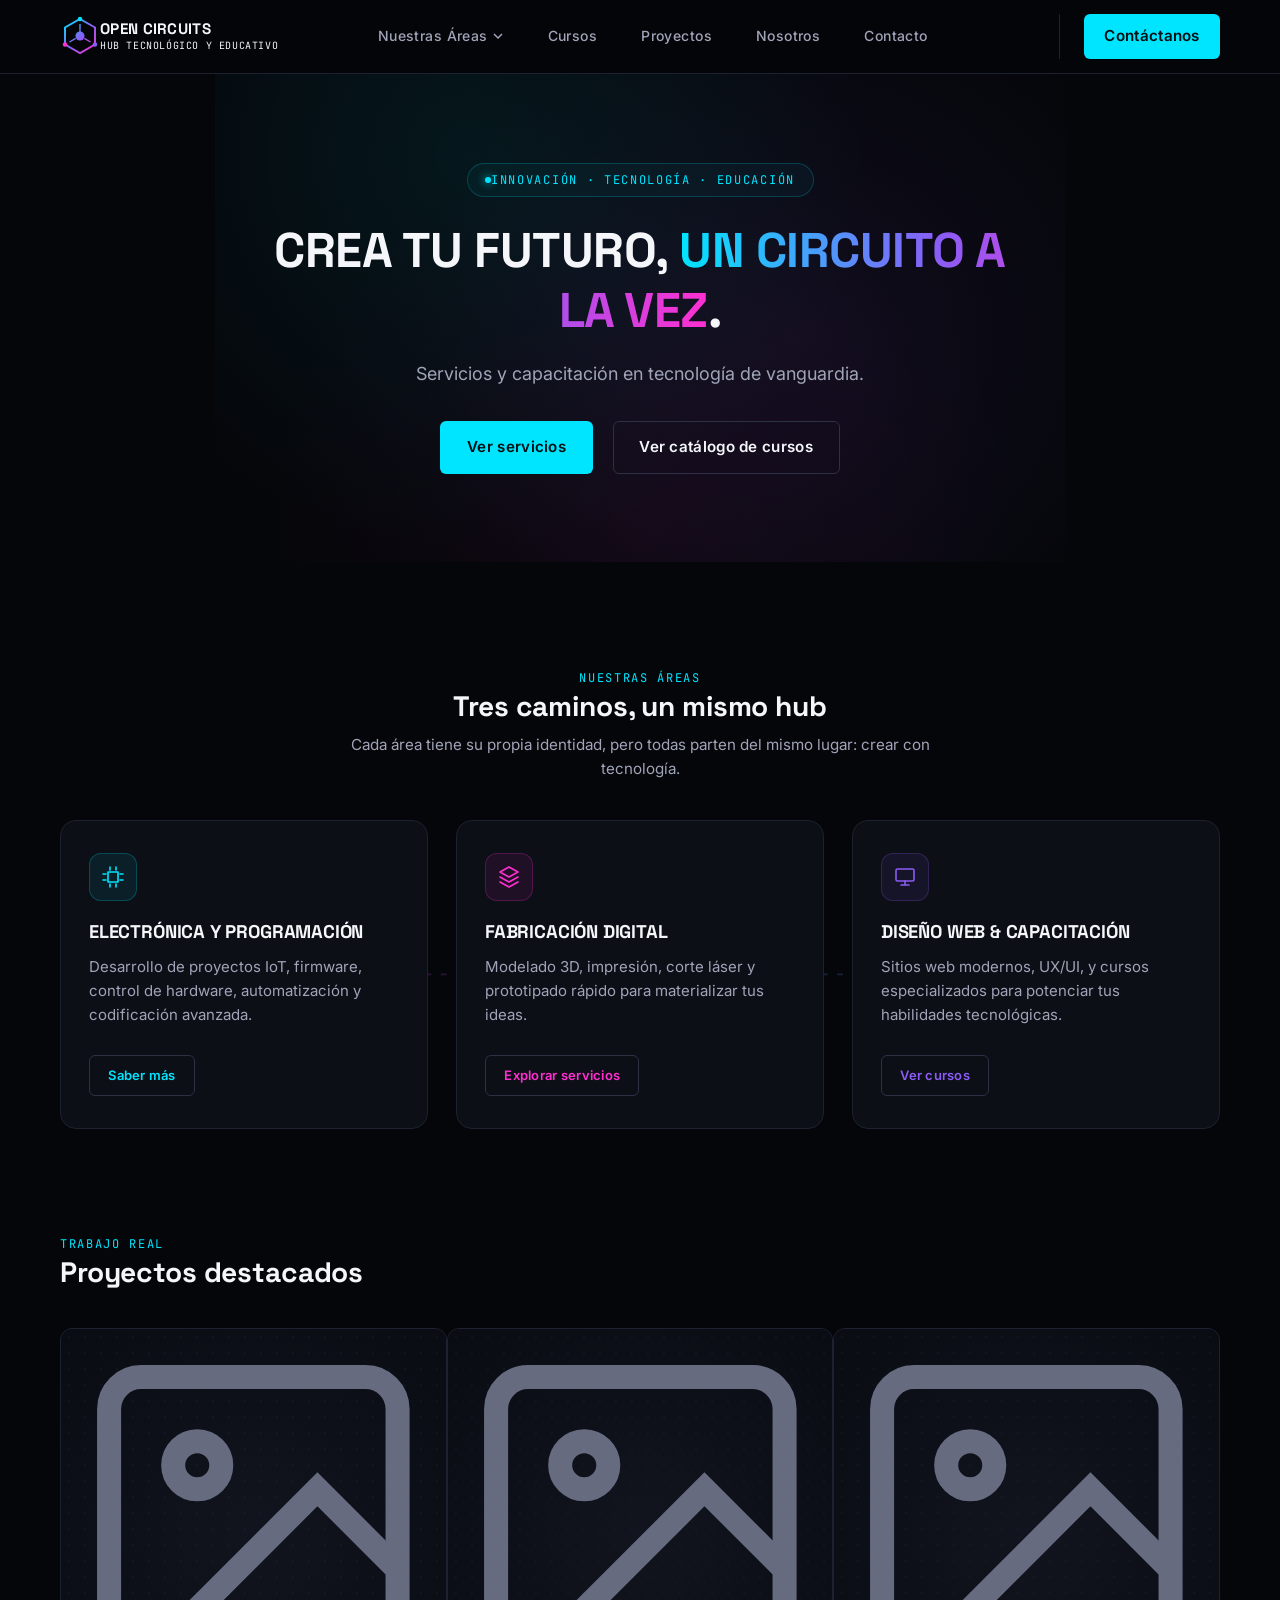
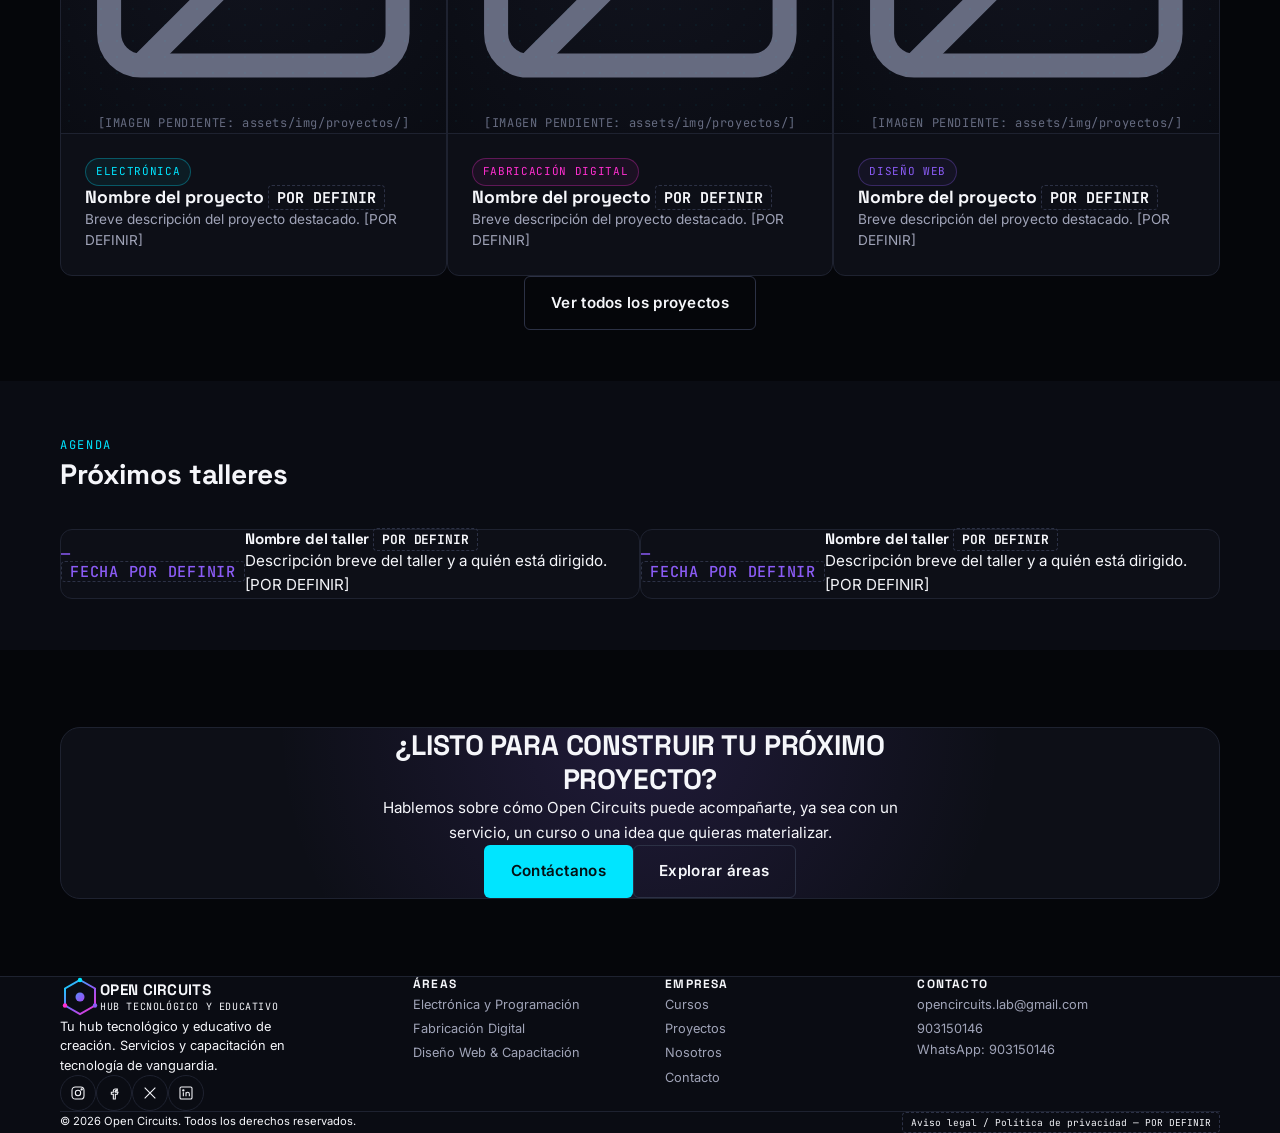
<file: index.html>
<!DOCTYPE html>
<html lang="es">
<head>
<meta charset="UTF-8">
<meta name="viewport" content="width=device-width, initial-scale=1.0">
<title>Open Circuits — Tu hub tecnológico y educativo de creación</title>
<meta name="description" content="Open Circuits es un hub tecnológico y educativo especializado en electrónica y programación, fabricación digital, y diseño web y capacitación. Crea tu futuro, un circuito a la vez.">
<meta name="theme-color" content="#05060A">
<script>document.documentElement.classList.add('js');</script>

<!-- Open Graph -->
<meta property="og:type" content="website">
<meta property="og:title" content="Open Circuits — Tu hub tecnológico y educativo de creación">
<meta property="og:description" content="Servicios y capacitación en tecnología de vanguardia: electrónica, fabricación digital y diseño web.">
<meta property="og:image" content="[POR DEFINIR: URL de imagen social 1200x630]">
<meta property="og:locale" content="es_ES">

<link rel="icon" href="assets/img/logo/favicon.svg" type="image/svg+xml">
<link rel="canonical" href="[POR DEFINIR: URL canónica del sitio]">

<link rel="preconnect" href="https://fonts.googleapis.com">
<link rel="preconnect" href="https://fonts.gstatic.com" crossorigin>
<link href="https://fonts.googleapis.com/css2?family=Inter:wght@400;500;600;700&family=JetBrains+Mono:wght@400;500;600&family=Space+Grotesk:wght@500;600;700&display=swap" rel="stylesheet">

<link rel="stylesheet" href="assets/css/base.css">
<link rel="stylesheet" href="assets/css/layout.css">
<link rel="stylesheet" href="assets/css/components.css">
<link rel="stylesheet" href="assets/css/utilities.css">

<script type="application/ld+json">
{
  "@context": "https://schema.org",
  "@type": "EducationalOrganization",
  "name": "Open Circuits",
  "description": "Tu hub tecnológico y educativo de creación.",
  "url": "[POR DEFINIR]"
}
</script>
</head>
<body>

<a href="#main" class="skip-link">Saltar al contenido principal</a>

<!-- ============ HEADER ============ -->
<header class="site-header">
  <div class="container">
    <a href="index.html" class="brand" aria-label="Open Circuits — inicio">
      <svg class="brand-mark" viewBox="0 0 40 40" fill="none" xmlns="http://www.w3.org/2000/svg" aria-hidden="true">
        <defs>
          <linearGradient id="logo-grad" x1="4" y1="4" x2="36" y2="36" gradientUnits="userSpaceOnUse">
            <stop offset="0%" stop-color="#00E5FF"/>
            <stop offset="55%" stop-color="#8B5CF6"/>
            <stop offset="100%" stop-color="#FF2FD0"/>
          </linearGradient>
        </defs>
        <path d="M20 3 L35 11.5 V28.5 L20 37 L5 28.5 V11.5 Z" stroke="url(#logo-grad)" stroke-width="2" fill="none"/>
        <circle cx="20" cy="20" r="4.5" fill="url(#logo-grad)"/>
        <circle cx="20" cy="3" r="2.2" fill="#00E5FF"/>
        <circle cx="35" cy="28.5" r="2.2" fill="#8B5CF6"/>
        <circle cx="5" cy="28.5" r="2.2" fill="#FF2FD0"/>
        <path d="M20 8V16M24.3 22.3L30.5 26M15.7 22.3L9.5 26" stroke="url(#logo-grad)" stroke-width="1.4"/>
      </svg>
      <span class="brand-text">
        <span class="brand-name">OPEN CIRCUITS</span>
        <span class="brand-tagline">Hub tecnológico y educativo</span>
      </span>
    </a>

    <nav class="nav-primary" aria-label="Navegación principal">
      <button class="nav-toggle" aria-expanded="false" aria-controls="nav-links" aria-label="Abrir menú de navegación">
        <span></span>
      </button>

      <ul class="nav-links" id="nav-links">
        <li class="nav-item--dropdown">
          <a href="areas/index.html" class="dropdown-toggle" aria-haspopup="true" aria-expanded="false">
            Nuestras Áreas
            <svg viewBox="0 0 12 12" fill="none" aria-hidden="true"><path d="M2 4l4 4 4-4" stroke="currentColor" stroke-width="1.5"/></svg>
          </a>
          <ul class="dropdown-menu" role="menu">
            <li role="none"><a role="menuitem" href="areas/electronica-programacion.html"><span class="dropdown-dot dropdown-dot--cyan"></span>Electrónica y Programación</a></li>
            <li role="none"><a role="menuitem" href="areas/fabricacion-digital.html"><span class="dropdown-dot dropdown-dot--magenta"></span>Fabricación Digital</a></li>
            <li role="none"><a role="menuitem" href="areas/diseno-web-capacitacion.html"><span class="dropdown-dot dropdown-dot--violet"></span>Diseño Web &amp; Capacitación</a></li>
          </ul>
        </li>
        <li><a href="cursos/index.html">Cursos</a></li>
        <li><a href="proyectos/index.html">Proyectos</a></li>
        <li><a href="nosotros/index.html">Nosotros</a></li>
        <li><a href="contacto/index.html">Contacto</a></li>
      </ul>
    </nav>

    <div class="header-actions">
      <a href="contacto/index.html" class="btn btn--primary btn--sm">Contáctanos</a>
    </div>
  </div>
</header>

<main id="main">

  <!-- ============ HERO ============ -->
  <section class="hero">
    <div class="container">
      <div class="hero-inner">
        <span class="hero-eyebrow"><span class="pulse-dot"></span>Innovación · Tecnología · Educación</span>
        <h1>Crea tu futuro, <span class="accent-gradient">un circuito a la vez</span>.</h1>
        <p class="hero-sub">Servicios y capacitación en tecnología de vanguardia.</p>
        <div class="hero-actions">
          <a href="areas/index.html" class="btn btn--primary">Ver servicios</a>
          <a href="cursos/index.html" class="btn btn--outline">Ver catálogo de cursos</a>
        </div>
      </div>
    </div>
  </section>

  <!-- ============ NUESTRAS ÁREAS ============ -->
  <section class="section section--tight" id="areas" aria-labelledby="areas-heading">
    <div class="container">
      <div class="section-head text-center" style="margin-inline:auto;">
        <span class="eyebrow">Nuestras áreas</span>
        <h2 id="areas-heading">Tres caminos, un mismo hub</h2>
        <p style="margin-inline:auto;">Cada área tiene su propia identidad, pero todas parten del mismo lugar: crear con tecnología.</p>
      </div>

      <div class="areas-grid-wrap">
        <svg class="circuit-trace" viewBox="0 0 1200 260" preserveAspectRatio="none" aria-hidden="true">
          <defs>
            <linearGradient id="trace-gradient" x1="0" y1="0" x2="1" y2="0">
              <stop offset="0%" stop-color="#00E5FF"/>
              <stop offset="50%" stop-color="#8B5CF6"/>
              <stop offset="100%" stop-color="#FF2FD0"/>
            </linearGradient>
          </defs>
          <path d="M100 40 H340 V130 H540" />
          <path d="M660 130 H860 V40 H1100" />
          <circle cx="100" cy="40" r="4" fill="#00E5FF"/>
          <circle cx="600" cy="130" r="4" fill="#8B5CF6"/>
          <circle cx="1100" cy="40" r="4" fill="#FF2FD0"/>
        </svg>

        <div class="areas-grid">
          <article class="area-card area-card--cyan reveal">
            <div class="area-card-icon">
              <svg viewBox="0 0 24 24" fill="none" aria-hidden="true"><path d="M9 2v3M15 2v3M9 19v3M15 19v3M2 9h3M2 15h3M19 9h3M19 15h3M7 7h10v10H7z" stroke="currentColor" stroke-width="1.6" stroke-linecap="round" stroke-linejoin="round"/></svg>
            </div>
            <h3>Electrónica y Programación</h3>
            <p>Desarrollo de proyectos IoT, firmware, control de hardware, automatización y codificación avanzada.</p>
            <a href="areas/electronica-programacion.html" class="btn btn--outline btn--sm">Saber más</a>
          </article>

          <article class="area-card area-card--magenta reveal">
            <div class="area-card-icon">
              <svg viewBox="0 0 24 24" fill="none" aria-hidden="true"><path d="M12 2 3 7l9 5 9-5-9-5zM3 12l9 5 9-5M3 17l9 5 9-5" stroke="currentColor" stroke-width="1.6" stroke-linecap="round" stroke-linejoin="round"/></svg>
            </div>
            <h3>Fabricación Digital</h3>
            <p>Modelado 3D, impresión, corte láser y prototipado rápido para materializar tus ideas.</p>
            <a href="areas/fabricacion-digital.html" class="btn btn--outline btn--sm">Explorar servicios</a>
          </article>

          <article class="area-card area-card--violet reveal">
            <div class="area-card-icon">
              <svg viewBox="0 0 24 24" fill="none" aria-hidden="true"><rect x="3" y="4" width="18" height="12" rx="1.5" stroke="currentColor" stroke-width="1.6"/><path d="M8 20h8M12 16v4" stroke="currentColor" stroke-width="1.6" stroke-linecap="round"/></svg>
            </div>
            <h3>Diseño Web &amp; Capacitación</h3>
            <p>Sitios web modernos, UX/UI, y cursos especializados para potenciar tus habilidades tecnológicas.</p>
            <a href="areas/diseno-web-capacitacion.html" class="btn btn--outline btn--sm">Ver cursos</a>
          </article>
        </div>
      </div>
    </div>
  </section>

  <!-- ============ PROYECTOS DESTACADOS ============ -->
  <section class="section section--tight" aria-labelledby="proyectos-heading">
    <div class="container">
      <div class="section-head">
        <span class="eyebrow">Trabajo real</span>
        <h2 id="proyectos-heading">Proyectos destacados</h2>
      </div>

      <div class="content-grid">
        <article class="media-card reveal">
          <div class="media-card-thumb">
            <svg class="media-card-thumb-icon" viewBox="0 0 24 24" fill="none" stroke="currentColor" stroke-width="1.5"><rect x="3" y="3" width="18" height="18" rx="2"/><circle cx="8.5" cy="8.5" r="1.5"/><path d="M21 15l-5-5L5 21"/></svg>
            <span>[IMAGEN PENDIENTE: assets/img/proyectos/]</span>
          </div>
          <div class="media-card-body">
            <div class="media-card-meta"><span class="badge badge--cyan">Electrónica</span></div>
            <h3>Nombre del proyecto <span class="placeholder">POR DEFINIR</span></h3>
            <p>Breve descripción del proyecto destacado. [POR DEFINIR]</p>
          </div>
        </article>

        <article class="media-card reveal">
          <div class="media-card-thumb">
            <svg class="media-card-thumb-icon" viewBox="0 0 24 24" fill="none" stroke="currentColor" stroke-width="1.5"><rect x="3" y="3" width="18" height="18" rx="2"/><circle cx="8.5" cy="8.5" r="1.5"/><path d="M21 15l-5-5L5 21"/></svg>
            <span>[IMAGEN PENDIENTE: assets/img/proyectos/]</span>
          </div>
          <div class="media-card-body">
            <div class="media-card-meta"><span class="badge badge--magenta">Fabricación digital</span></div>
            <h3>Nombre del proyecto <span class="placeholder">POR DEFINIR</span></h3>
            <p>Breve descripción del proyecto destacado. [POR DEFINIR]</p>
          </div>
        </article>

        <article class="media-card reveal">
          <div class="media-card-thumb">
            <svg class="media-card-thumb-icon" viewBox="0 0 24 24" fill="none" stroke="currentColor" stroke-width="1.5"><rect x="3" y="3" width="18" height="18" rx="2"/><circle cx="8.5" cy="8.5" r="1.5"/><path d="M21 15l-5-5L5 21"/></svg>
            <span>[IMAGEN PENDIENTE: assets/img/proyectos/]</span>
          </div>
          <div class="media-card-body">
            <div class="media-card-meta"><span class="badge badge--violet">Diseño web</span></div>
            <h3>Nombre del proyecto <span class="placeholder">POR DEFINIR</span></h3>
            <p>Breve descripción del proyecto destacado. [POR DEFINIR]</p>
          </div>
        </article>
      </div>

      <div class="text-center" style="margin-top: var(--space-10);">
        <a href="proyectos/index.html" class="btn btn--outline">Ver todos los proyectos</a>
      </div>
    </div>
  </section>

  <!-- ============ PRÓXIMOS TALLERES ============ -->
  <section class="section section--tight" style="background: var(--bg-surface-alt);" aria-labelledby="talleres-heading">
    <div class="container">
      <div class="section-head">
        <span class="eyebrow">Agenda</span>
        <h2 id="talleres-heading">Próximos talleres</h2>
      </div>

      <div class="content-grid--2col content-grid">
        <div class="workshop-card reveal">
          <div class="workshop-date">— <span class="placeholder">Fecha POR DEFINIR</span></div>
          <div class="workshop-info">
            <h3>Nombre del taller <span class="placeholder">POR DEFINIR</span></h3>
            <p>Descripción breve del taller y a quién está dirigido. [POR DEFINIR]</p>
          </div>
        </div>

        <div class="workshop-card reveal">
          <div class="workshop-date">— <span class="placeholder">Fecha POR DEFINIR</span></div>
          <div class="workshop-info">
            <h3>Nombre del taller <span class="placeholder">POR DEFINIR</span></h3>
            <p>Descripción breve del taller y a quién está dirigido. [POR DEFINIR]</p>
          </div>
        </div>
      </div>
    </div>
  </section>

  <!-- ============ CTA FINAL ============ -->
  <section class="section">
    <div class="container">
      <div class="cta-band reveal">
        <div class="cta-band-content">
          <h2>¿Listo para construir tu próximo proyecto?</h2>
          <p>Hablemos sobre cómo Open Circuits puede acompañarte, ya sea con un servicio, un curso o una idea que quieras materializar.</p>
          <div class="cta-actions">
            <a href="contacto/index.html" class="btn btn--primary">Contáctanos</a>
            <a href="areas/index.html" class="btn btn--outline">Explorar áreas</a>
          </div>
        </div>
      </div>
    </div>
  </section>

</main>

<!-- ============ FOOTER ============ -->
<footer class="site-footer">
  <div class="container">
    <div class="footer-grid">
      <div class="footer-brand">
        <a href="index.html" class="brand" aria-label="Open Circuits — inicio">
          <svg class="brand-mark" viewBox="0 0 40 40" fill="none" xmlns="http://www.w3.org/2000/svg" aria-hidden="true">
            <defs>
              <linearGradient id="logo-grad-footer" x1="4" y1="4" x2="36" y2="36" gradientUnits="userSpaceOnUse">
                <stop offset="0%" stop-color="#00E5FF"/>
                <stop offset="55%" stop-color="#8B5CF6"/>
                <stop offset="100%" stop-color="#FF2FD0"/>
              </linearGradient>
            </defs>
            <path d="M20 3 L35 11.5 V28.5 L20 37 L5 28.5 V11.5 Z" stroke="url(#logo-grad-footer)" stroke-width="2" fill="none"/>
            <circle cx="20" cy="20" r="4.5" fill="url(#logo-grad-footer)"/>
            <circle cx="20" cy="3" r="2.2" fill="#00E5FF"/>
            <circle cx="35" cy="28.5" r="2.2" fill="#8B5CF6"/>
            <circle cx="5" cy="28.5" r="2.2" fill="#FF2FD0"/>
          </svg>
          <span class="brand-text">
            <span class="brand-name">OPEN CIRCUITS</span>
            <span class="brand-tagline">Hub tecnológico y educativo</span>
          </span>
        </a>
        <p>Tu hub tecnológico y educativo de creación. Servicios y capacitación en tecnología de vanguardia.</p>
        <div class="footer-social">
          <a href="[POR DEFINIR]" class="social-link" aria-label="Instagram"><svg viewBox="0 0 24 24" fill="none" stroke="currentColor" stroke-width="1.6"><rect x="3" y="3" width="18" height="18" rx="5"/><circle cx="12" cy="12" r="4"/><circle cx="17.5" cy="6.5" r="1"/></svg></a>
          <a href="[POR DEFINIR]" class="social-link" aria-label="Facebook"><svg viewBox="0 0 24 24" fill="none" stroke="currentColor" stroke-width="1.6"><path d="M14 9h3V6h-3c-1.7 0-3 1.3-3 3v2H8v3h3v7h3v-7h3l1-3h-4v-1.5c0-.6.4-1.5 1-1.5z"/></svg></a>
          <a href="[POR DEFINIR]" class="social-link" aria-label="X (Twitter)"><svg viewBox="0 0 24 24" fill="none" stroke="currentColor" stroke-width="1.6"><path d="M4 4l16 16M20 4L4 20"/></svg></a>
          <a href="[POR DEFINIR]" class="social-link" aria-label="LinkedIn"><svg viewBox="0 0 24 24" fill="none" stroke="currentColor" stroke-width="1.6"><rect x="3" y="3" width="18" height="18" rx="2"/><circle cx="8" cy="8" r="1"/><path d="M8 11v6M12 11v6M12 13.5c0-1.5 1-2.5 2.5-2.5S17 12 17 13.5V17"/></svg></a>
        </div>
      </div>

      <div class="footer-col">
        <h4>Áreas</h4>
        <ul>
          <li><a href="areas/electronica-programacion.html">Electrónica y Programación</a></li>
          <li><a href="areas/fabricacion-digital.html">Fabricación Digital</a></li>
          <li><a href="areas/diseno-web-capacitacion.html">Diseño Web &amp; Capacitación</a></li>
        </ul>
      </div>

      <div class="footer-col">
        <h4>Empresa</h4>
        <ul>
          <li><a href="cursos/index.html">Cursos</a></li>
          <li><a href="proyectos/index.html">Proyectos</a></li>
          <li><a href="nosotros/index.html">Nosotros</a></li>
          <li><a href="contacto/index.html">Contacto</a></li>
        </ul>
      </div>

      <div class="footer-col">
        <h4>Contacto</h4>
        <ul>
          <li><a href="mailto:opencircuits.lab@gmail.com">opencircuits.lab@gmail.com</a></li>
          <li><a href="tel:903150146">903150146</a></li>
          <li><p>WhatsApp: 903150146</p></li>
        </ul>
      </div>
    </div>

    <div class="footer-bottom">
      <p>&copy; 2026 Open Circuits. Todos los derechos reservados.</p>
      <p class="placeholder">Aviso legal / Política de privacidad — POR DEFINIR</p>
    </div>
  </div>
</footer>

<script src="assets/js/nav.js"></script>
<script src="assets/js/main.js"></script>
</body>
</html>
</file>
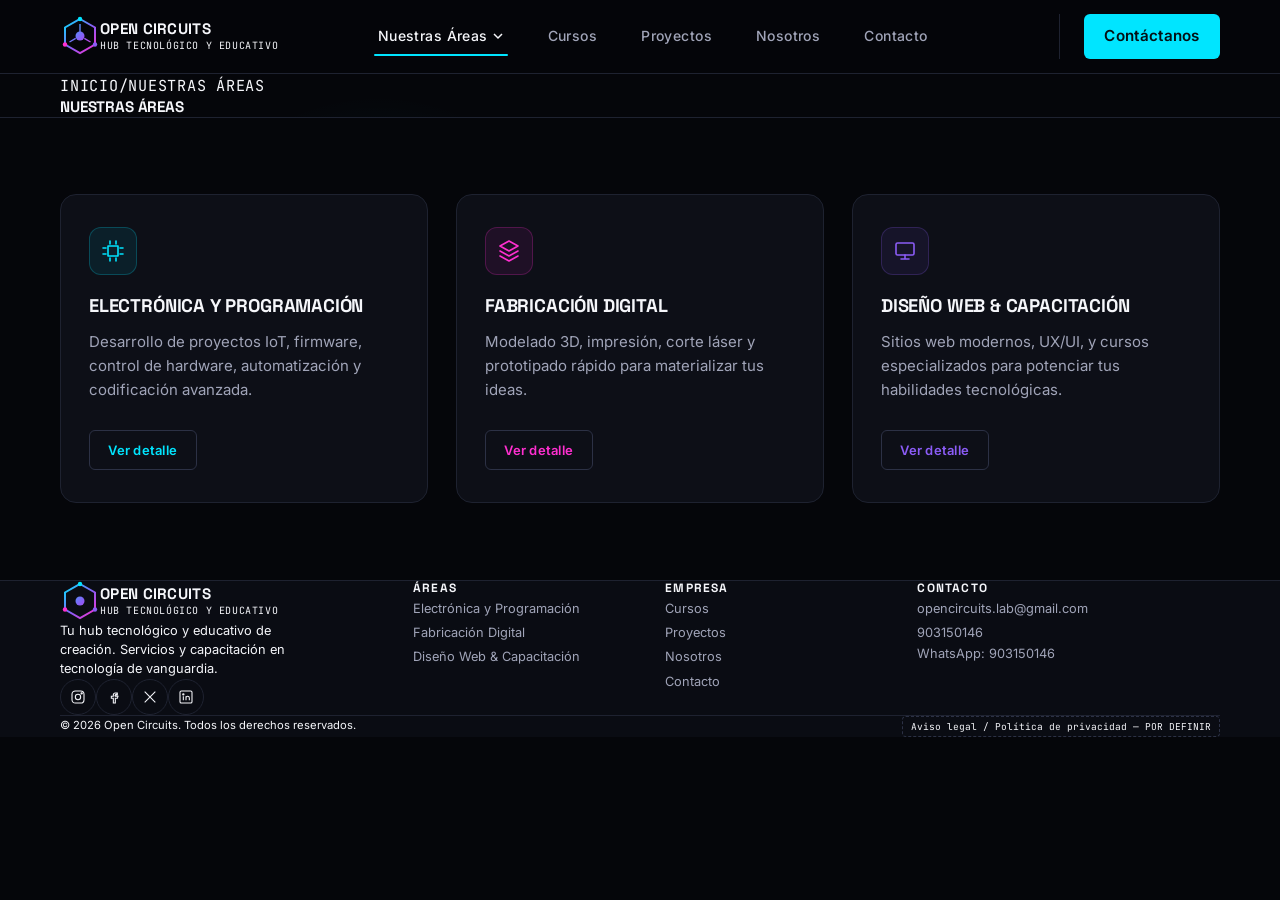
<file: areas/index.html>
<!DOCTYPE html>
<html lang="es">
<head>
<meta charset="UTF-8">
<meta name="viewport" content="width=device-width, initial-scale=1.0">
<title>Nuestras Áreas — Open Circuits</title>
<meta name="description" content="Conoce las tres áreas de Open Circuits: Electrónica y Programación, Fabricación Digital, y Diseño Web & Capacitación.">
<meta name="theme-color" content="#05060A">
<script>document.documentElement.classList.add('js');</script>
<meta property="og:type" content="website">
<meta property="og:title" content="Nuestras Áreas — Open Circuits">
<meta property="og:description" content="Conoce las tres áreas de Open Circuits: Electrónica y Programación, Fabricación Digital, y Diseño Web & Capacitación.">
<link rel="icon" href="../assets/img/logo/favicon.svg" type="image/svg+xml">
<link rel="canonical" href="[POR DEFINIR: URL canónica]">

<link rel="preconnect" href="https://fonts.googleapis.com">
<link rel="preconnect" href="https://fonts.gstatic.com" crossorigin>
<link href="https://fonts.googleapis.com/css2?family=Inter:wght@400;500;600;700&family=JetBrains+Mono:wght@400;500;600&family=Space+Grotesk:wght@500;600;700&display=swap" rel="stylesheet">

<link rel="stylesheet" href="../assets/css/base.css">
<link rel="stylesheet" href="../assets/css/layout.css">
<link rel="stylesheet" href="../assets/css/components.css">
<link rel="stylesheet" href="../assets/css/utilities.css">
</head>
<body>

<a href="../index.html" class="skip-link">Saltar al contenido principal</a>

<header class="site-header">
  <div class="container">
    <a href="../index.html" class="brand" aria-label="Open Circuits — inicio">
      <svg class="brand-mark" viewBox="0 0 40 40" fill="none" xmlns="http://www.w3.org/2000/svg" aria-hidden="true">
        <defs>
          <linearGradient id="logo-grad-areasidx" x1="4" y1="4" x2="36" y2="36" gradientUnits="userSpaceOnUse">
            <stop offset="0%" stop-color="#00E5FF"/>
            <stop offset="55%" stop-color="#8B5CF6"/>
            <stop offset="100%" stop-color="#FF2FD0"/>
          </linearGradient>
        </defs>
        <path d="M20 3 L35 11.5 V28.5 L20 37 L5 28.5 V11.5 Z" stroke="url(#logo-grad-areasidx)" stroke-width="2" fill="none"/>
        <circle cx="20" cy="20" r="4.5" fill="url(#logo-grad-areasidx)"/>
        <circle cx="20" cy="3" r="2.2" fill="#00E5FF"/>
        <circle cx="35" cy="28.5" r="2.2" fill="#8B5CF6"/>
        <circle cx="5" cy="28.5" r="2.2" fill="#FF2FD0"/>
        <path d="M20 8V16M24.3 22.3L30.5 26M15.7 22.3L9.5 26" stroke="url(#logo-grad-areasidx)" stroke-width="1.4"/>
      </svg>
      <span class="brand-text">
        <span class="brand-name">OPEN CIRCUITS</span>
        <span class="brand-tagline">Hub tecnológico y educativo</span>
      </span>
    </a>

    <nav class="nav-primary" aria-label="Navegación principal">
      <button class="nav-toggle" aria-expanded="false" aria-controls="nav-links" aria-label="Abrir menú de navegación">
        <span></span>
      </button>
      <ul class="nav-links" id="nav-links">
        <li class="nav-item--dropdown">
          <a href="../areas/index.html" class="dropdown-toggle" aria-haspopup="true" aria-expanded="false" aria-current="page">
            Nuestras Áreas
            <svg viewBox="0 0 12 12" fill="none" aria-hidden="true"><path d="M2 4l4 4 4-4" stroke="currentColor" stroke-width="1.5"/></svg>
          </a>
          <ul class="dropdown-menu" role="menu">
            <li role="none"><a role="menuitem" href="../areas/electronica-programacion.html"><span class="dropdown-dot dropdown-dot--cyan"></span>Electrónica y Programación</a></li>
            <li role="none"><a role="menuitem" href="../areas/fabricacion-digital.html"><span class="dropdown-dot dropdown-dot--magenta"></span>Fabricación Digital</a></li>
            <li role="none"><a role="menuitem" href="../areas/diseno-web-capacitacion.html"><span class="dropdown-dot dropdown-dot--violet"></span>Diseño Web &amp; Capacitación</a></li>
          </ul>
        </li>
        <li><a href="../cursos/index.html">Cursos</a></li>
        <li><a href="../proyectos/index.html">Proyectos</a></li>
        <li><a href="../nosotros/index.html">Nosotros</a></li>
        <li><a href="../contacto/index.html">Contacto</a></li>
      </ul>
    </nav>

    <div class="header-actions">
      <a href="../contacto/index.html" class="btn btn--primary btn--sm">Contáctanos</a>
    </div>
  </div>
</header>


<main id="main">

  <section class="page-hero" style="--glow-color:rgba(0,229,255,0.1);">
    <div class="container">
      <nav class="breadcrumb" aria-label="Ruta de navegación">
        <a href="../index.html">Inicio</a>
        <span aria-hidden="true">/</span>
        <span>Nuestras Áreas</span>
      </nav>
      <h1>Nuestras Áreas</h1>
    </div>
  </section>


  <section class="section">
    <div class="container">
      <div class="areas-grid">
        <article class="area-card area-card--cyan reveal">
          <div class="area-card-icon">
            <svg viewBox="0 0 24 24" fill="none" aria-hidden="true"><path d="M9 2v3M15 2v3M9 19v3M15 19v3M2 9h3M2 15h3M19 9h3M19 15h3M7 7h10v10H7z" stroke="currentColor" stroke-width="1.6" stroke-linecap="round" stroke-linejoin="round"/></svg>
          </div>
          <h3>Electrónica y Programación</h3>
          <p>Desarrollo de proyectos IoT, firmware, control de hardware, automatización y codificación avanzada.</p>
          <a href="electronica-programacion.html" class="btn btn--outline btn--sm">Ver detalle</a>
        </article>

        <article class="area-card area-card--magenta reveal">
          <div class="area-card-icon">
            <svg viewBox="0 0 24 24" fill="none" aria-hidden="true"><path d="M12 2 3 7l9 5 9-5-9-5zM3 12l9 5 9-5M3 17l9 5 9-5" stroke="currentColor" stroke-width="1.6" stroke-linecap="round" stroke-linejoin="round"/></svg>
          </div>
          <h3>Fabricación Digital</h3>
          <p>Modelado 3D, impresión, corte láser y prototipado rápido para materializar tus ideas.</p>
          <a href="fabricacion-digital.html" class="btn btn--outline btn--sm">Ver detalle</a>
        </article>

        <article class="area-card area-card--violet reveal">
          <div class="area-card-icon">
            <svg viewBox="0 0 24 24" fill="none" aria-hidden="true"><rect x="3" y="4" width="18" height="12" rx="1.5" stroke="currentColor" stroke-width="1.6"/><path d="M8 20h8M12 16v4" stroke="currentColor" stroke-width="1.6" stroke-linecap="round"/></svg>
          </div>
          <h3>Diseño Web &amp; Capacitación</h3>
          <p>Sitios web modernos, UX/UI, y cursos especializados para potenciar tus habilidades tecnológicas.</p>
          <a href="diseno-web-capacitacion.html" class="btn btn--outline btn--sm">Ver detalle</a>
        </article>
      </div>
    </div>
  </section>


</main>

<footer class="site-footer">
  <div class="container">
    <div class="footer-grid">
      <div class="footer-brand">
        <a href="../index.html" class="brand" aria-label="Open Circuits — inicio">
          <svg class="brand-mark" viewBox="0 0 40 40" fill="none" xmlns="http://www.w3.org/2000/svg" aria-hidden="true">
            <defs>
              <linearGradient id="logo-grad-areasidxf" x1="4" y1="4" x2="36" y2="36" gradientUnits="userSpaceOnUse">
                <stop offset="0%" stop-color="#00E5FF"/>
                <stop offset="55%" stop-color="#8B5CF6"/>
                <stop offset="100%" stop-color="#FF2FD0"/>
              </linearGradient>
            </defs>
            <path d="M20 3 L35 11.5 V28.5 L20 37 L5 28.5 V11.5 Z" stroke="url(#logo-grad-areasidxf)" stroke-width="2" fill="none"/>
            <circle cx="20" cy="20" r="4.5" fill="url(#logo-grad-areasidxf)"/>
            <circle cx="20" cy="3" r="2.2" fill="#00E5FF"/>
            <circle cx="35" cy="28.5" r="2.2" fill="#8B5CF6"/>
            <circle cx="5" cy="28.5" r="2.2" fill="#FF2FD0"/>
          </svg>
          <span class="brand-text">
            <span class="brand-name">OPEN CIRCUITS</span>
            <span class="brand-tagline">Hub tecnológico y educativo</span>
          </span>
        </a>
        <p>Tu hub tecnológico y educativo de creación. Servicios y capacitación en tecnología de vanguardia.</p>
        <div class="footer-social">
          <a href="[POR DEFINIR]" class="social-link" aria-label="Instagram"><svg viewBox="0 0 24 24" fill="none" stroke="currentColor" stroke-width="1.6"><rect x="3" y="3" width="18" height="18" rx="5"/><circle cx="12" cy="12" r="4"/><circle cx="17.5" cy="6.5" r="1"/></svg></a>
          <a href="[POR DEFINIR]" class="social-link" aria-label="Facebook"><svg viewBox="0 0 24 24" fill="none" stroke="currentColor" stroke-width="1.6"><path d="M14 9h3V6h-3c-1.7 0-3 1.3-3 3v2H8v3h3v7h3v-7h3l1-3h-4v-1.5c0-.6.4-1.5 1-1.5z"/></svg></a>
          <a href="[POR DEFINIR]" class="social-link" aria-label="X (Twitter)"><svg viewBox="0 0 24 24" fill="none" stroke="currentColor" stroke-width="1.6"><path d="M4 4l16 16M20 4L4 20"/></svg></a>
          <a href="[POR DEFINIR]" class="social-link" aria-label="LinkedIn"><svg viewBox="0 0 24 24" fill="none" stroke="currentColor" stroke-width="1.6"><rect x="3" y="3" width="18" height="18" rx="2"/><circle cx="8" cy="8" r="1"/><path d="M8 11v6M12 11v6M12 13.5c0-1.5 1-2.5 2.5-2.5S17 12 17 13.5V17"/></svg></a>
        </div>
      </div>

      <div class="footer-col">
        <h4>Áreas</h4>
        <ul>
          <li><a href="../areas/electronica-programacion.html">Electrónica y Programación</a></li>
          <li><a href="../areas/fabricacion-digital.html">Fabricación Digital</a></li>
          <li><a href="../areas/diseno-web-capacitacion.html">Diseño Web &amp; Capacitación</a></li>
        </ul>
      </div>

      <div class="footer-col">
        <h4>Empresa</h4>
        <ul>
          <li><a href="../cursos/index.html">Cursos</a></li>
          <li><a href="../proyectos/index.html">Proyectos</a></li>
          <li><a href="../nosotros/index.html">Nosotros</a></li>
          <li><a href="../contacto/index.html">Contacto</a></li>
        </ul>
      </div>

      <div class="footer-col">
        <h4>Contacto</h4>
        <ul>
          <li><a href="mailto:opencircuits.lab@gmail.com">opencircuits.lab@gmail.com</a></li>
          <li><a href="tel:903150146">903150146</a></li>
          <li><p>WhatsApp: 903150146</p></li>
        </ul>
      </div>
    </div>

    <div class="footer-bottom">
      <p>&copy; 2026 Open Circuits. Todos los derechos reservados.</p>
      <p class="placeholder">Aviso legal / Política de privacidad — POR DEFINIR</p>
    </div>
  </div>
</footer>

<script src="../assets/js/nav.js"></script>
<script src="../assets/js/main.js"></script>

</body>
</html>
</file>
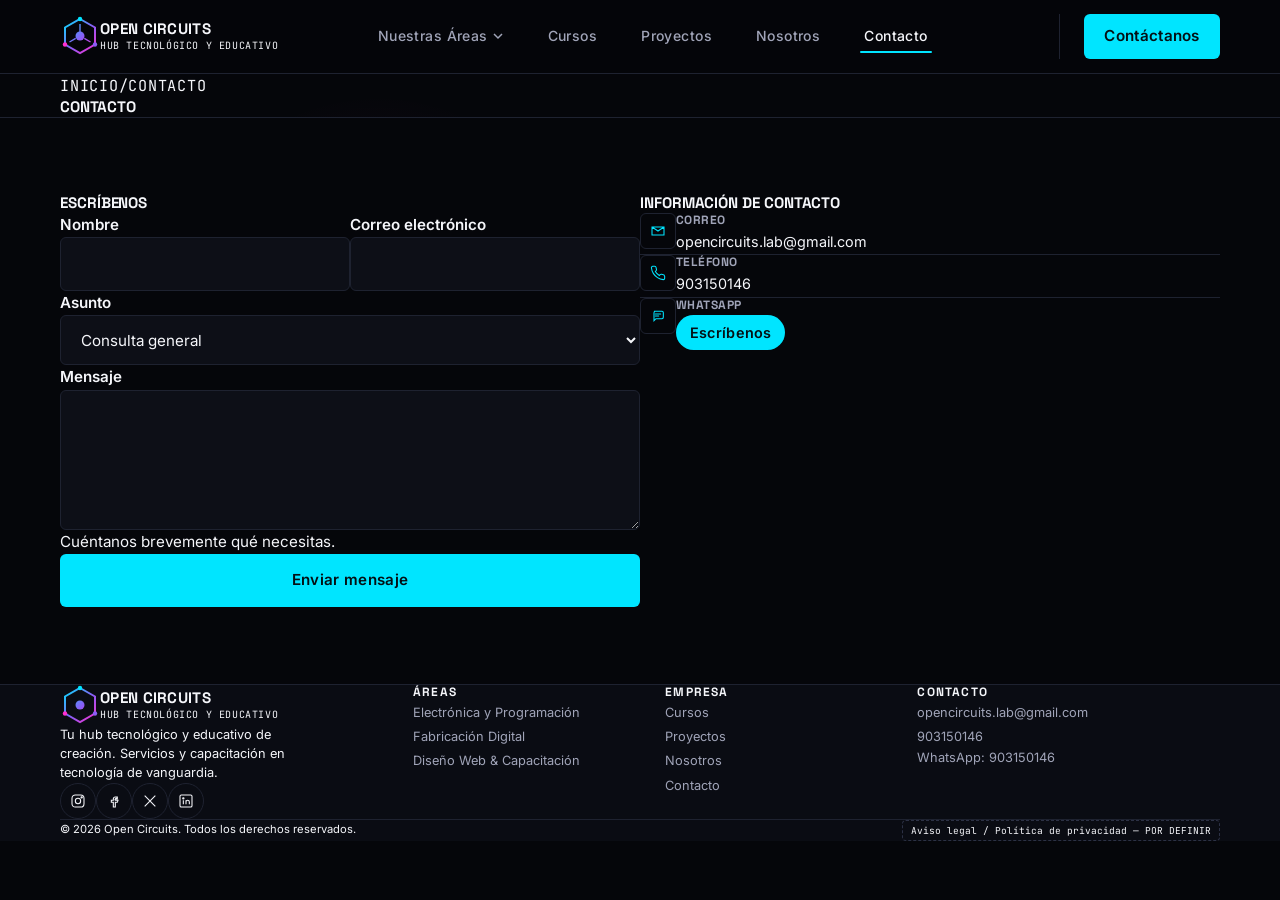
<file: contacto/index.html>
<!DOCTYPE html>
<html lang="es">
<head>
<meta charset="UTF-8">
<meta name="viewport" content="width=device-width, initial-scale=1.0">
<title>Contacto — Open Circuits</title>
<meta name="description" content="Ponte en contacto con Open Circuits para servicios, cursos o proyectos.">
<meta name="theme-color" content="#05060A">
<script>document.documentElement.classList.add('js');</script>
<meta property="og:type" content="website">
<meta property="og:title" content="Contacto — Open Circuits">
<meta property="og:description" content="Ponte en contacto con Open Circuits para servicios, cursos o proyectos.">
<link rel="icon" href="../assets/img/logo/favicon.svg" type="image/svg+xml">
<link rel="canonical" href="[POR DEFINIR: URL canónica]">

<link rel="preconnect" href="https://fonts.googleapis.com">
<link rel="preconnect" href="https://fonts.gstatic.com" crossorigin>
<link href="https://fonts.googleapis.com/css2?family=Inter:wght@400;500;600;700&family=JetBrains+Mono:wght@400;500;600&family=Space+Grotesk:wght@500;600;700&display=swap" rel="stylesheet">

<link rel="stylesheet" href="../assets/css/base.css">
<link rel="stylesheet" href="../assets/css/layout.css">
<link rel="stylesheet" href="../assets/css/components.css">
<link rel="stylesheet" href="../assets/css/utilities.css">
</head>
<body>

<a href="../index.html" class="skip-link">Saltar al contenido principal</a>

<header class="site-header">
  <div class="container">
    <a href="../index.html" class="brand" aria-label="Open Circuits — inicio">
      <svg class="brand-mark" viewBox="0 0 40 40" fill="none" xmlns="http://www.w3.org/2000/svg" aria-hidden="true">
        <defs>
          <linearGradient id="logo-grad-contacto" x1="4" y1="4" x2="36" y2="36" gradientUnits="userSpaceOnUse">
            <stop offset="0%" stop-color="#00E5FF"/>
            <stop offset="55%" stop-color="#8B5CF6"/>
            <stop offset="100%" stop-color="#FF2FD0"/>
          </linearGradient>
        </defs>
        <path d="M20 3 L35 11.5 V28.5 L20 37 L5 28.5 V11.5 Z" stroke="url(#logo-grad-contacto)" stroke-width="2" fill="none"/>
        <circle cx="20" cy="20" r="4.5" fill="url(#logo-grad-contacto)"/>
        <circle cx="20" cy="3" r="2.2" fill="#00E5FF"/>
        <circle cx="35" cy="28.5" r="2.2" fill="#8B5CF6"/>
        <circle cx="5" cy="28.5" r="2.2" fill="#FF2FD0"/>
        <path d="M20 8V16M24.3 22.3L30.5 26M15.7 22.3L9.5 26" stroke="url(#logo-grad-contacto)" stroke-width="1.4"/>
      </svg>
      <span class="brand-text">
        <span class="brand-name">OPEN CIRCUITS</span>
        <span class="brand-tagline">Hub tecnológico y educativo</span>
      </span>
    </a>

    <nav class="nav-primary" aria-label="Navegación principal">
      <button class="nav-toggle" aria-expanded="false" aria-controls="nav-links" aria-label="Abrir menú de navegación">
        <span></span>
      </button>
      <ul class="nav-links" id="nav-links">
        <li class="nav-item--dropdown">
          <a href="../areas/index.html" class="dropdown-toggle" aria-haspopup="true" aria-expanded="false">
            Nuestras Áreas
            <svg viewBox="0 0 12 12" fill="none" aria-hidden="true"><path d="M2 4l4 4 4-4" stroke="currentColor" stroke-width="1.5"/></svg>
          </a>
          <ul class="dropdown-menu" role="menu">
            <li role="none"><a role="menuitem" href="../areas/electronica-programacion.html"><span class="dropdown-dot dropdown-dot--cyan"></span>Electrónica y Programación</a></li>
            <li role="none"><a role="menuitem" href="../areas/fabricacion-digital.html"><span class="dropdown-dot dropdown-dot--magenta"></span>Fabricación Digital</a></li>
            <li role="none"><a role="menuitem" href="../areas/diseno-web-capacitacion.html"><span class="dropdown-dot dropdown-dot--violet"></span>Diseño Web &amp; Capacitación</a></li>
          </ul>
        </li>
        <li><a href="../cursos/index.html">Cursos</a></li>
        <li><a href="../proyectos/index.html">Proyectos</a></li>
        <li><a href="../nosotros/index.html">Nosotros</a></li>
        <li><a href="../contacto/index.html" aria-current="page">Contacto</a></li>
      </ul>
    </nav>

    <div class="header-actions">
      <a href="../contacto/index.html" class="btn btn--primary btn--sm">Contáctanos</a>
    </div>
  </div>
</header>


<main id="main">

  <section class="page-hero" style="--glow-color:rgba(255,47,208,0.1);">
    <div class="container">
      <nav class="breadcrumb" aria-label="Ruta de navegación">
        <a href="../index.html">Inicio</a>
        <span aria-hidden="true">/</span>
        <span>Contacto</span>
      </nav>
      <h1>Contacto</h1>
    </div>
  </section>


  <section class="section">
    <div class="container">
      <div class="content-grid--2col" style="display:grid;gap:var(--space-16);align-items:start;">
        <div>
          <h2 style="text-transform:uppercase;margin-bottom:var(--space-6);font-size:var(--fs-2xl);">Escríbenos</h2>
          <form id="contact-form" class="form-grid" action="https://formsubmit.co/opencircuits.lab@gmail.com" method="POST" novalidate>
            <div class="form-row">
              <div class="field">
                <label for="name">Nombre</label>
                <input type="text" id="name" name="name" required autocomplete="name">
                <span class="field-error" role="alert"></span>
              </div>
              <div class="field">
                <label for="email">Correo electrónico</label>
                <input type="email" id="email" name="email" required autocomplete="email">
                <span class="field-error" role="alert"></span>
              </div>
            </div>

            <div class="field">
              <label for="subject">Asunto</label>
              <select id="subject" name="subject">
                <option value="general">Consulta general</option>
                <option value="electronica">Electrónica y Programación</option>
                <option value="fabricacion">Fabricación Digital</option>
                <option value="diseno">Diseño Web &amp; Capacitación</option>
                <option value="cursos">Cursos</option>
              </select>
            </div>

            <div class="field">
              <label for="message">Mensaje</label>
              <textarea id="message" name="message" required></textarea>
              <span class="field-error" role="alert"></span>
              <span class="field-hint">Cuéntanos brevemente qué necesitas.</span>
            </div>

            <input type="hidden" name="_subject" value="Nuevo mensaje desde la web de Open Circuits">
            <input type="hidden" name="_captcha" value="false">
            <button type="submit" class="btn btn--primary btn--block">Enviar mensaje</button>
            <p class="form-status" role="status" aria-live="polite"></p>
          </form>
        </div>

        <div>
          <h2 style="text-transform:uppercase;margin-bottom:var(--space-6);font-size:var(--fs-2xl);">Información de contacto</h2>
          <div class="contact-info-list">
            <div class="contact-info-item">
              <div class="contact-info-icon" aria-hidden="true"><svg viewBox="0 0 24 24" fill="none" stroke="currentColor" stroke-width="1.6"><path d="M4 4h16v16H4z" opacity="0"/><path d="M3 6l9 6 9-6M3 6v12h18V6H3z"/></svg></div>
              <div>
                <h4>Correo</h4>
                <a href="mailto:opencircuits.lab@gmail.com" class="contact-info-link">opencircuits.lab@gmail.com</a>
              </div>
            </div>
            <div class="contact-info-item">
              <div class="contact-info-icon" aria-hidden="true"><svg viewBox="0 0 24 24" fill="none" stroke="currentColor" stroke-width="1.6"><path d="M22 16.9v3a2 2 0 0 1-2.2 2 19.8 19.8 0 0 1-8.6-3 19.5 19.5 0 0 1-6-6A19.8 19.8 0 0 1 2.1 4.2 2 2 0 0 1 4.1 2h3a2 2 0 0 1 2 1.7c.1.9.3 1.8.6 2.7a2 2 0 0 1-.5 2.1L8 9.7a16 16 0 0 0 6 6l1.2-1.2a2 2 0 0 1 2.1-.5c.9.3 1.8.5 2.7.6a2 2 0 0 1 1.7 2z"/></svg></div>
              <div>
                <h4>Teléfono</h4>
                <a href="tel:903150146" class="contact-info-link">903150146</a>
              </div>
            </div>
            <div class="contact-info-item">
              <div class="contact-info-icon" aria-hidden="true"><svg viewBox="0 0 24 24" fill="none" stroke="currentColor" stroke-width="1.6"><path d="M6 5h12a2 2 0 0 1 2 2v7a2 2 0 0 1-2 2H9l-3 3V7a2 2 0 0 1 2-2z"/><path d="M8 9h8M8 12h5" stroke-linecap="round"/></svg></div>
              <div>
                <h4>WhatsApp</h4>
                <a href="https://wa.me/903150146?text=Hola%20Open%20Circuits%2C%20quiero%20m%C3%A1s%20informaci%C3%B3n" class="btn btn--primary btn--sm contact-whatsapp-btn" target="_blank" rel="noopener noreferrer">Escríbenos</a>
              </div>
            </div>
          </div>
        </div>
      </div>
    </div>
  </section>


</main>

<footer class="site-footer">
  <div class="container">
    <div class="footer-grid">
      <div class="footer-brand">
        <a href="../index.html" class="brand" aria-label="Open Circuits — inicio">
          <svg class="brand-mark" viewBox="0 0 40 40" fill="none" xmlns="http://www.w3.org/2000/svg" aria-hidden="true">
            <defs>
              <linearGradient id="logo-grad-contactof" x1="4" y1="4" x2="36" y2="36" gradientUnits="userSpaceOnUse">
                <stop offset="0%" stop-color="#00E5FF"/>
                <stop offset="55%" stop-color="#8B5CF6"/>
                <stop offset="100%" stop-color="#FF2FD0"/>
              </linearGradient>
            </defs>
            <path d="M20 3 L35 11.5 V28.5 L20 37 L5 28.5 V11.5 Z" stroke="url(#logo-grad-contactof)" stroke-width="2" fill="none"/>
            <circle cx="20" cy="20" r="4.5" fill="url(#logo-grad-contactof)"/>
            <circle cx="20" cy="3" r="2.2" fill="#00E5FF"/>
            <circle cx="35" cy="28.5" r="2.2" fill="#8B5CF6"/>
            <circle cx="5" cy="28.5" r="2.2" fill="#FF2FD0"/>
          </svg>
          <span class="brand-text">
            <span class="brand-name">OPEN CIRCUITS</span>
            <span class="brand-tagline">Hub tecnológico y educativo</span>
          </span>
        </a>
        <p>Tu hub tecnológico y educativo de creación. Servicios y capacitación en tecnología de vanguardia.</p>
        <div class="footer-social">
          <a href="[POR DEFINIR]" class="social-link" aria-label="Instagram"><svg viewBox="0 0 24 24" fill="none" stroke="currentColor" stroke-width="1.6"><rect x="3" y="3" width="18" height="18" rx="5"/><circle cx="12" cy="12" r="4"/><circle cx="17.5" cy="6.5" r="1"/></svg></a>
          <a href="[POR DEFINIR]" class="social-link" aria-label="Facebook"><svg viewBox="0 0 24 24" fill="none" stroke="currentColor" stroke-width="1.6"><path d="M14 9h3V6h-3c-1.7 0-3 1.3-3 3v2H8v3h3v7h3v-7h3l1-3h-4v-1.5c0-.6.4-1.5 1-1.5z"/></svg></a>
          <a href="[POR DEFINIR]" class="social-link" aria-label="X (Twitter)"><svg viewBox="0 0 24 24" fill="none" stroke="currentColor" stroke-width="1.6"><path d="M4 4l16 16M20 4L4 20"/></svg></a>
          <a href="[POR DEFINIR]" class="social-link" aria-label="LinkedIn"><svg viewBox="0 0 24 24" fill="none" stroke="currentColor" stroke-width="1.6"><rect x="3" y="3" width="18" height="18" rx="2"/><circle cx="8" cy="8" r="1"/><path d="M8 11v6M12 11v6M12 13.5c0-1.5 1-2.5 2.5-2.5S17 12 17 13.5V17"/></svg></a>
        </div>
      </div>

      <div class="footer-col">
        <h4>Áreas</h4>
        <ul>
          <li><a href="../areas/electronica-programacion.html">Electrónica y Programación</a></li>
          <li><a href="../areas/fabricacion-digital.html">Fabricación Digital</a></li>
          <li><a href="../areas/diseno-web-capacitacion.html">Diseño Web &amp; Capacitación</a></li>
        </ul>
      </div>

      <div class="footer-col">
        <h4>Empresa</h4>
        <ul>
          <li><a href="../cursos/index.html">Cursos</a></li>
          <li><a href="../proyectos/index.html">Proyectos</a></li>
          <li><a href="../nosotros/index.html">Nosotros</a></li>
          <li><a href="../contacto/index.html">Contacto</a></li>
        </ul>
      </div>

      <div class="footer-col">
        <h4>Contacto</h4>
        <ul>
          <li><a href="mailto:opencircuits.lab@gmail.com">opencircuits.lab@gmail.com</a></li>
          <li><a href="tel:903150146">903150146</a></li>
          <li><p>WhatsApp: 903150146</p></li>
        </ul>
      </div>
    </div>

    <div class="footer-bottom">
      <p>&copy; 2026 Open Circuits. Todos los derechos reservados.</p>
      <p class="placeholder">Aviso legal / Política de privacidad — POR DEFINIR</p>
    </div>
  </div>
</footer>

<script src="../assets/js/nav.js"></script>
<script src="../assets/js/main.js"></script>
<script src="../assets/js/forms.js"></script>

</body>
</html>
</file>
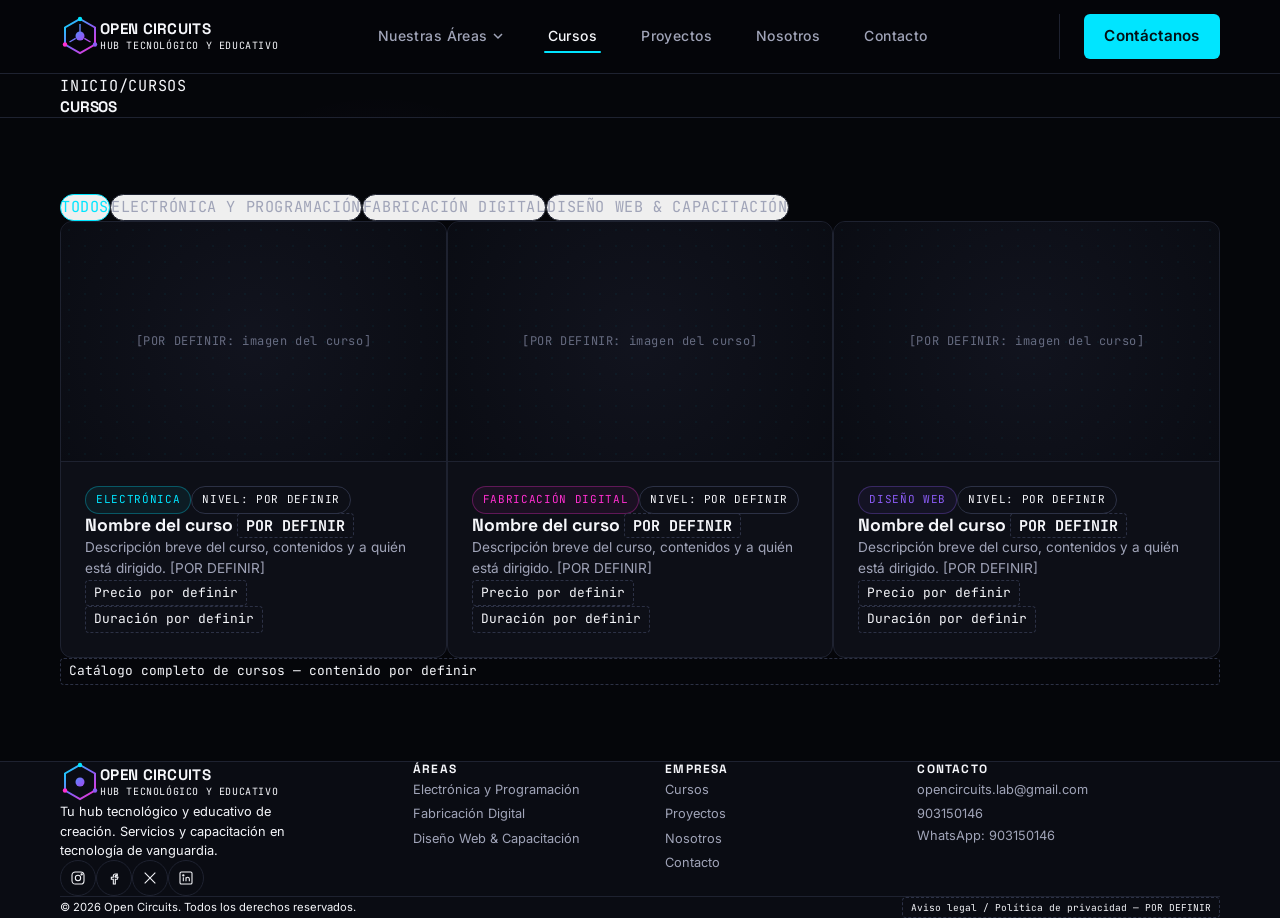
<file: cursos/index.html>
<!DOCTYPE html>
<html lang="es">
<head>
<meta charset="UTF-8">
<meta name="viewport" content="width=device-width, initial-scale=1.0">
<title>Cursos — Open Circuits</title>
<meta name="description" content="Catálogo de cursos y capacitaciones de Open Circuits en electrónica, fabricación digital y diseño web.">
<meta name="theme-color" content="#05060A">
<script>document.documentElement.classList.add('js');</script>
<meta property="og:type" content="website">
<meta property="og:title" content="Cursos — Open Circuits">
<meta property="og:description" content="Catálogo de cursos y capacitaciones de Open Circuits en electrónica, fabricación digital y diseño web.">
<link rel="icon" href="../assets/img/logo/favicon.svg" type="image/svg+xml">
<link rel="canonical" href="[POR DEFINIR: URL canónica]">

<link rel="preconnect" href="https://fonts.googleapis.com">
<link rel="preconnect" href="https://fonts.gstatic.com" crossorigin>
<link href="https://fonts.googleapis.com/css2?family=Inter:wght@400;500;600;700&family=JetBrains+Mono:wght@400;500;600&family=Space+Grotesk:wght@500;600;700&display=swap" rel="stylesheet">

<link rel="stylesheet" href="../assets/css/base.css">
<link rel="stylesheet" href="../assets/css/layout.css">
<link rel="stylesheet" href="../assets/css/components.css">
<link rel="stylesheet" href="../assets/css/utilities.css">
</head>
<body>

<a href="../index.html" class="skip-link">Saltar al contenido principal</a>

<header class="site-header">
  <div class="container">
    <a href="../index.html" class="brand" aria-label="Open Circuits — inicio">
      <svg class="brand-mark" viewBox="0 0 40 40" fill="none" xmlns="http://www.w3.org/2000/svg" aria-hidden="true">
        <defs>
          <linearGradient id="logo-grad-cursos" x1="4" y1="4" x2="36" y2="36" gradientUnits="userSpaceOnUse">
            <stop offset="0%" stop-color="#00E5FF"/>
            <stop offset="55%" stop-color="#8B5CF6"/>
            <stop offset="100%" stop-color="#FF2FD0"/>
          </linearGradient>
        </defs>
        <path d="M20 3 L35 11.5 V28.5 L20 37 L5 28.5 V11.5 Z" stroke="url(#logo-grad-cursos)" stroke-width="2" fill="none"/>
        <circle cx="20" cy="20" r="4.5" fill="url(#logo-grad-cursos)"/>
        <circle cx="20" cy="3" r="2.2" fill="#00E5FF"/>
        <circle cx="35" cy="28.5" r="2.2" fill="#8B5CF6"/>
        <circle cx="5" cy="28.5" r="2.2" fill="#FF2FD0"/>
        <path d="M20 8V16M24.3 22.3L30.5 26M15.7 22.3L9.5 26" stroke="url(#logo-grad-cursos)" stroke-width="1.4"/>
      </svg>
      <span class="brand-text">
        <span class="brand-name">OPEN CIRCUITS</span>
        <span class="brand-tagline">Hub tecnológico y educativo</span>
      </span>
    </a>

    <nav class="nav-primary" aria-label="Navegación principal">
      <button class="nav-toggle" aria-expanded="false" aria-controls="nav-links" aria-label="Abrir menú de navegación">
        <span></span>
      </button>
      <ul class="nav-links" id="nav-links">
        <li class="nav-item--dropdown">
          <a href="../areas/index.html" class="dropdown-toggle" aria-haspopup="true" aria-expanded="false">
            Nuestras Áreas
            <svg viewBox="0 0 12 12" fill="none" aria-hidden="true"><path d="M2 4l4 4 4-4" stroke="currentColor" stroke-width="1.5"/></svg>
          </a>
          <ul class="dropdown-menu" role="menu">
            <li role="none"><a role="menuitem" href="../areas/electronica-programacion.html"><span class="dropdown-dot dropdown-dot--cyan"></span>Electrónica y Programación</a></li>
            <li role="none"><a role="menuitem" href="../areas/fabricacion-digital.html"><span class="dropdown-dot dropdown-dot--magenta"></span>Fabricación Digital</a></li>
            <li role="none"><a role="menuitem" href="../areas/diseno-web-capacitacion.html"><span class="dropdown-dot dropdown-dot--violet"></span>Diseño Web &amp; Capacitación</a></li>
          </ul>
        </li>
        <li><a href="../cursos/index.html" aria-current="page">Cursos</a></li>
        <li><a href="../proyectos/index.html">Proyectos</a></li>
        <li><a href="../nosotros/index.html">Nosotros</a></li>
        <li><a href="../contacto/index.html">Contacto</a></li>
      </ul>
    </nav>

    <div class="header-actions">
      <a href="../contacto/index.html" class="btn btn--primary btn--sm">Contáctanos</a>
    </div>
  </div>
</header>


<main id="main">

  <section class="page-hero" style="--glow-color:rgba(139,92,246,0.1);">
    <div class="container">
      <nav class="breadcrumb" aria-label="Ruta de navegación">
        <a href="../index.html">Inicio</a>
        <span aria-hidden="true">/</span>
        <span>Cursos</span>
      </nav>
      <h1>Cursos</h1>
    </div>
  </section>


  <section class="section">
    <div class="container">
      <div class="filter-bar" role="group" aria-label="Filtrar cursos por área">
        <button class="filter-chip" aria-pressed="true">Todos</button>
        <button class="filter-chip" aria-pressed="false">Electrónica y Programación</button>
        <button class="filter-chip" aria-pressed="false">Fabricación Digital</button>
        <button class="filter-chip" aria-pressed="false">Diseño Web &amp; Capacitación</button>
      </div>

      <div class="content-grid">
        <article class="media-card reveal">
          <div class="media-card-thumb">[POR DEFINIR: imagen del curso]</div>
          <div class="media-card-body">
            <div class="media-card-meta"><span class="badge badge--cyan">Electrónica</span><span class="badge badge--neutral">Nivel: POR DEFINIR</span></div>
            <h3>Nombre del curso <span class="placeholder">POR DEFINIR</span></h3>
            <p>Descripción breve del curso, contenidos y a quién está dirigido. [POR DEFINIR]</p>
            <div class="media-card-meta"><span class="placeholder">Precio por definir</span><span class="placeholder">Duración por definir</span></div>
          </div>
        </article>

        <article class="media-card reveal">
          <div class="media-card-thumb">[POR DEFINIR: imagen del curso]</div>
          <div class="media-card-body">
            <div class="media-card-meta"><span class="badge badge--magenta">Fabricación digital</span><span class="badge badge--neutral">Nivel: POR DEFINIR</span></div>
            <h3>Nombre del curso <span class="placeholder">POR DEFINIR</span></h3>
            <p>Descripción breve del curso, contenidos y a quién está dirigido. [POR DEFINIR]</p>
            <div class="media-card-meta"><span class="placeholder">Precio por definir</span><span class="placeholder">Duración por definir</span></div>
          </div>
        </article>

        <article class="media-card reveal">
          <div class="media-card-thumb">[POR DEFINIR: imagen del curso]</div>
          <div class="media-card-body">
            <div class="media-card-meta"><span class="badge badge--violet">Diseño web</span><span class="badge badge--neutral">Nivel: POR DEFINIR</span></div>
            <h3>Nombre del curso <span class="placeholder">POR DEFINIR</span></h3>
            <p>Descripción breve del curso, contenidos y a quién está dirigido. [POR DEFINIR]</p>
            <div class="media-card-meta"><span class="placeholder">Precio por definir</span><span class="placeholder">Duración por definir</span></div>
          </div>
        </article>
      </div>

      <p style="margin-top:var(--space-8);" class="placeholder" style="display:block;width:fit-content;">Catálogo completo de cursos — contenido por definir</p>
    </div>
  </section>


</main>

<footer class="site-footer">
  <div class="container">
    <div class="footer-grid">
      <div class="footer-brand">
        <a href="../index.html" class="brand" aria-label="Open Circuits — inicio">
          <svg class="brand-mark" viewBox="0 0 40 40" fill="none" xmlns="http://www.w3.org/2000/svg" aria-hidden="true">
            <defs>
              <linearGradient id="logo-grad-cursosf" x1="4" y1="4" x2="36" y2="36" gradientUnits="userSpaceOnUse">
                <stop offset="0%" stop-color="#00E5FF"/>
                <stop offset="55%" stop-color="#8B5CF6"/>
                <stop offset="100%" stop-color="#FF2FD0"/>
              </linearGradient>
            </defs>
            <path d="M20 3 L35 11.5 V28.5 L20 37 L5 28.5 V11.5 Z" stroke="url(#logo-grad-cursosf)" stroke-width="2" fill="none"/>
            <circle cx="20" cy="20" r="4.5" fill="url(#logo-grad-cursosf)"/>
            <circle cx="20" cy="3" r="2.2" fill="#00E5FF"/>
            <circle cx="35" cy="28.5" r="2.2" fill="#8B5CF6"/>
            <circle cx="5" cy="28.5" r="2.2" fill="#FF2FD0"/>
          </svg>
          <span class="brand-text">
            <span class="brand-name">OPEN CIRCUITS</span>
            <span class="brand-tagline">Hub tecnológico y educativo</span>
          </span>
        </a>
        <p>Tu hub tecnológico y educativo de creación. Servicios y capacitación en tecnología de vanguardia.</p>
        <div class="footer-social">
          <a href="[POR DEFINIR]" class="social-link" aria-label="Instagram"><svg viewBox="0 0 24 24" fill="none" stroke="currentColor" stroke-width="1.6"><rect x="3" y="3" width="18" height="18" rx="5"/><circle cx="12" cy="12" r="4"/><circle cx="17.5" cy="6.5" r="1"/></svg></a>
          <a href="[POR DEFINIR]" class="social-link" aria-label="Facebook"><svg viewBox="0 0 24 24" fill="none" stroke="currentColor" stroke-width="1.6"><path d="M14 9h3V6h-3c-1.7 0-3 1.3-3 3v2H8v3h3v7h3v-7h3l1-3h-4v-1.5c0-.6.4-1.5 1-1.5z"/></svg></a>
          <a href="[POR DEFINIR]" class="social-link" aria-label="X (Twitter)"><svg viewBox="0 0 24 24" fill="none" stroke="currentColor" stroke-width="1.6"><path d="M4 4l16 16M20 4L4 20"/></svg></a>
          <a href="[POR DEFINIR]" class="social-link" aria-label="LinkedIn"><svg viewBox="0 0 24 24" fill="none" stroke="currentColor" stroke-width="1.6"><rect x="3" y="3" width="18" height="18" rx="2"/><circle cx="8" cy="8" r="1"/><path d="M8 11v6M12 11v6M12 13.5c0-1.5 1-2.5 2.5-2.5S17 12 17 13.5V17"/></svg></a>
        </div>
      </div>

      <div class="footer-col">
        <h4>Áreas</h4>
        <ul>
          <li><a href="../areas/electronica-programacion.html">Electrónica y Programación</a></li>
          <li><a href="../areas/fabricacion-digital.html">Fabricación Digital</a></li>
          <li><a href="../areas/diseno-web-capacitacion.html">Diseño Web &amp; Capacitación</a></li>
        </ul>
      </div>

      <div class="footer-col">
        <h4>Empresa</h4>
        <ul>
          <li><a href="../cursos/index.html">Cursos</a></li>
          <li><a href="../proyectos/index.html">Proyectos</a></li>
          <li><a href="../nosotros/index.html">Nosotros</a></li>
          <li><a href="../contacto/index.html">Contacto</a></li>
        </ul>
      </div>

      <div class="footer-col">
        <h4>Contacto</h4>
        <ul>
          <li><a href="mailto:opencircuits.lab@gmail.com">opencircuits.lab@gmail.com</a></li>
          <li><a href="tel:903150146">903150146</a></li>
          <li><p>WhatsApp: 903150146</p></li>
        </ul>
      </div>
    </div>

    <div class="footer-bottom">
      <p>&copy; 2026 Open Circuits. Todos los derechos reservados.</p>
      <p class="placeholder">Aviso legal / Política de privacidad — POR DEFINIR</p>
    </div>
  </div>
</footer>

<script src="../assets/js/nav.js"></script>
<script src="../assets/js/main.js"></script>

</body>
</html>
</file>
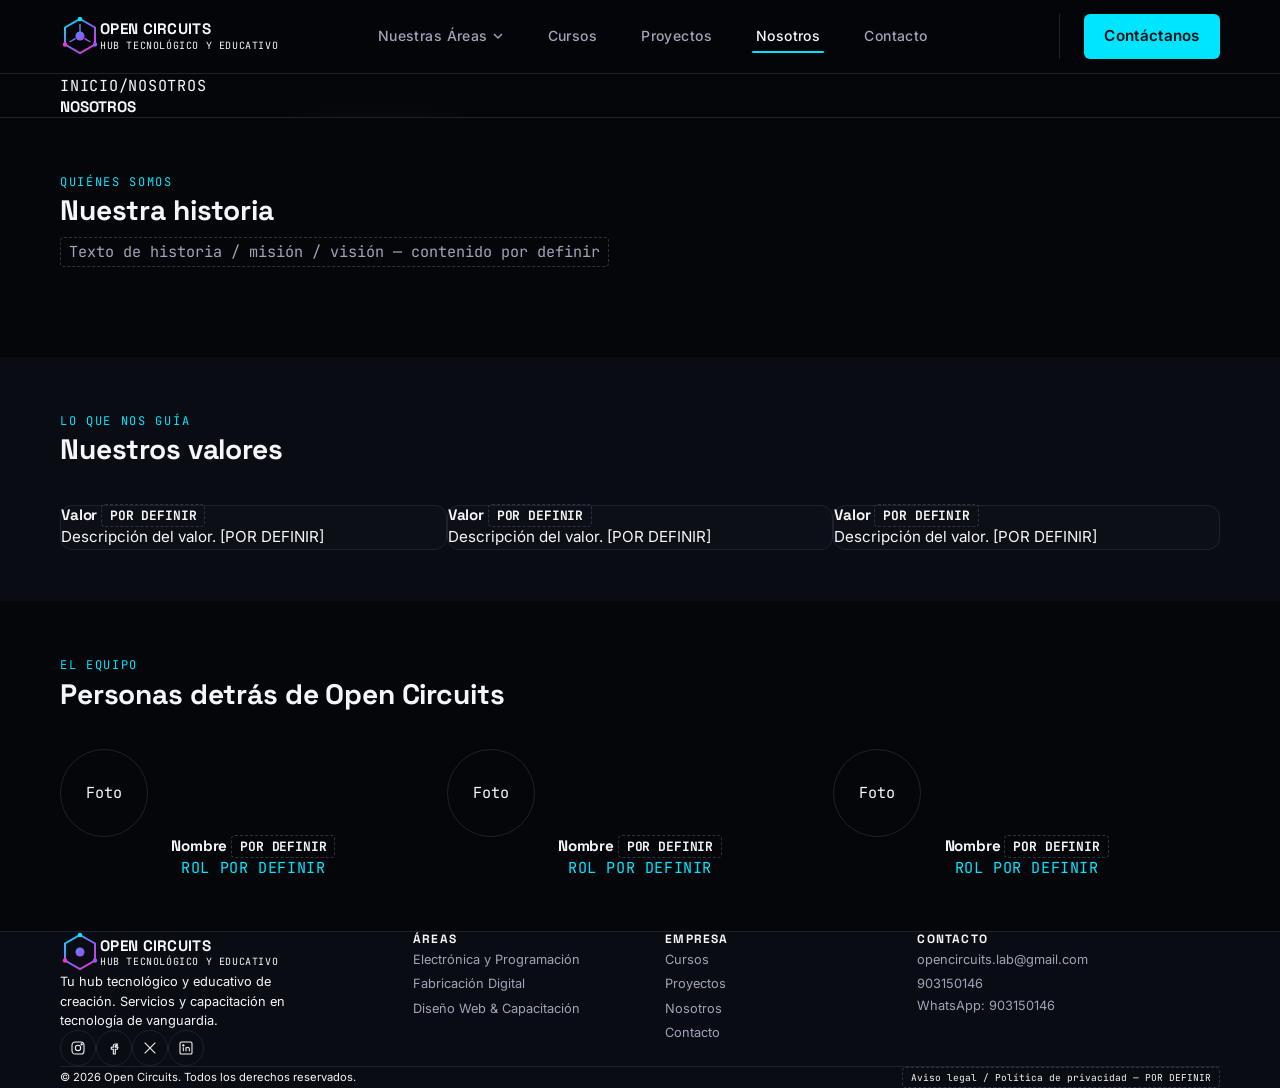
<file: nosotros/index.html>
<!DOCTYPE html>
<html lang="es">
<head>
<meta charset="UTF-8">
<meta name="viewport" content="width=device-width, initial-scale=1.0">
<title>Nosotros — Open Circuits</title>
<meta name="description" content="Conoce la historia, los valores y el equipo detrás de Open Circuits.">
<meta name="theme-color" content="#05060A">
<script>document.documentElement.classList.add('js');</script>
<meta property="og:type" content="website">
<meta property="og:title" content="Nosotros — Open Circuits">
<meta property="og:description" content="Conoce la historia, los valores y el equipo detrás de Open Circuits.">
<link rel="icon" href="../assets/img/logo/favicon.svg" type="image/svg+xml">
<link rel="canonical" href="[POR DEFINIR: URL canónica]">

<link rel="preconnect" href="https://fonts.googleapis.com">
<link rel="preconnect" href="https://fonts.gstatic.com" crossorigin>
<link href="https://fonts.googleapis.com/css2?family=Inter:wght@400;500;600;700&family=JetBrains+Mono:wght@400;500;600&family=Space+Grotesk:wght@500;600;700&display=swap" rel="stylesheet">

<link rel="stylesheet" href="../assets/css/base.css">
<link rel="stylesheet" href="../assets/css/layout.css">
<link rel="stylesheet" href="../assets/css/components.css">
<link rel="stylesheet" href="../assets/css/utilities.css">
</head>
<body>

<a href="../index.html" class="skip-link">Saltar al contenido principal</a>

<header class="site-header">
  <div class="container">
    <a href="../index.html" class="brand" aria-label="Open Circuits — inicio">
      <svg class="brand-mark" viewBox="0 0 40 40" fill="none" xmlns="http://www.w3.org/2000/svg" aria-hidden="true">
        <defs>
          <linearGradient id="logo-grad-nosotros" x1="4" y1="4" x2="36" y2="36" gradientUnits="userSpaceOnUse">
            <stop offset="0%" stop-color="#00E5FF"/>
            <stop offset="55%" stop-color="#8B5CF6"/>
            <stop offset="100%" stop-color="#FF2FD0"/>
          </linearGradient>
        </defs>
        <path d="M20 3 L35 11.5 V28.5 L20 37 L5 28.5 V11.5 Z" stroke="url(#logo-grad-nosotros)" stroke-width="2" fill="none"/>
        <circle cx="20" cy="20" r="4.5" fill="url(#logo-grad-nosotros)"/>
        <circle cx="20" cy="3" r="2.2" fill="#00E5FF"/>
        <circle cx="35" cy="28.5" r="2.2" fill="#8B5CF6"/>
        <circle cx="5" cy="28.5" r="2.2" fill="#FF2FD0"/>
        <path d="M20 8V16M24.3 22.3L30.5 26M15.7 22.3L9.5 26" stroke="url(#logo-grad-nosotros)" stroke-width="1.4"/>
      </svg>
      <span class="brand-text">
        <span class="brand-name">OPEN CIRCUITS</span>
        <span class="brand-tagline">Hub tecnológico y educativo</span>
      </span>
    </a>

    <nav class="nav-primary" aria-label="Navegación principal">
      <button class="nav-toggle" aria-expanded="false" aria-controls="nav-links" aria-label="Abrir menú de navegación">
        <span></span>
      </button>
      <ul class="nav-links" id="nav-links">
        <li class="nav-item--dropdown">
          <a href="../areas/index.html" class="dropdown-toggle" aria-haspopup="true" aria-expanded="false">
            Nuestras Áreas
            <svg viewBox="0 0 12 12" fill="none" aria-hidden="true"><path d="M2 4l4 4 4-4" stroke="currentColor" stroke-width="1.5"/></svg>
          </a>
          <ul class="dropdown-menu" role="menu">
            <li role="none"><a role="menuitem" href="../areas/electronica-programacion.html"><span class="dropdown-dot dropdown-dot--cyan"></span>Electrónica y Programación</a></li>
            <li role="none"><a role="menuitem" href="../areas/fabricacion-digital.html"><span class="dropdown-dot dropdown-dot--magenta"></span>Fabricación Digital</a></li>
            <li role="none"><a role="menuitem" href="../areas/diseno-web-capacitacion.html"><span class="dropdown-dot dropdown-dot--violet"></span>Diseño Web &amp; Capacitación</a></li>
          </ul>
        </li>
        <li><a href="../cursos/index.html">Cursos</a></li>
        <li><a href="../proyectos/index.html">Proyectos</a></li>
        <li><a href="../nosotros/index.html" aria-current="page">Nosotros</a></li>
        <li><a href="../contacto/index.html">Contacto</a></li>
      </ul>
    </nav>

    <div class="header-actions">
      <a href="../contacto/index.html" class="btn btn--primary btn--sm">Contáctanos</a>
    </div>
  </div>
</header>


<main id="main">

  <section class="page-hero" style="--glow-color:rgba(0,229,255,0.1);">
    <div class="container">
      <nav class="breadcrumb" aria-label="Ruta de navegación">
        <a href="../index.html">Inicio</a>
        <span aria-hidden="true">/</span>
        <span>Nosotros</span>
      </nav>
      <h1>Nosotros</h1>
    </div>
  </section>


  <section class="section section--tight">
    <div class="container">
      <div class="section-head">
        <span class="eyebrow">Quiénes somos</span>
        <h2>Nuestra historia</h2>
        <p class="placeholder" style="display:block;width:fit-content;">Texto de historia / misión / visión — contenido por definir</p>
      </div>
    </div>
  </section>

  <section class="section section--tight" style="background:var(--bg-surface-alt);">
    <div class="container">
      <div class="section-head">
        <span class="eyebrow">Lo que nos guía</span>
        <h2>Nuestros valores</h2>
      </div>
      <div class="values-grid">
        <div class="value-card reveal">
          <h3 style="font-size:var(--fs-base);text-transform:none;margin-bottom:var(--space-2);">Valor <span class="placeholder">POR DEFINIR</span></h3>
          <p>Descripción del valor. [POR DEFINIR]</p>
        </div>
        <div class="value-card reveal">
          <h3 style="font-size:var(--fs-base);text-transform:none;margin-bottom:var(--space-2);">Valor <span class="placeholder">POR DEFINIR</span></h3>
          <p>Descripción del valor. [POR DEFINIR]</p>
        </div>
        <div class="value-card reveal">
          <h3 style="font-size:var(--fs-base);text-transform:none;margin-bottom:var(--space-2);">Valor <span class="placeholder">POR DEFINIR</span></h3>
          <p>Descripción del valor. [POR DEFINIR]</p>
        </div>
      </div>
    </div>
  </section>

  <section class="section section--tight">
    <div class="container">
      <div class="section-head">
        <span class="eyebrow">El equipo</span>
        <h2>Personas detrás de Open Circuits</h2>
      </div>
      <div class="team-grid">
        <div class="team-card reveal">
          <div class="team-avatar">Foto</div>
          <h3>Nombre <span class="placeholder">POR DEFINIR</span></h3>
          <p class="team-role">Rol por definir</p>
        </div>
        <div class="team-card reveal">
          <div class="team-avatar">Foto</div>
          <h3>Nombre <span class="placeholder">POR DEFINIR</span></h3>
          <p class="team-role">Rol por definir</p>
        </div>
        <div class="team-card reveal">
          <div class="team-avatar">Foto</div>
          <h3>Nombre <span class="placeholder">POR DEFINIR</span></h3>
          <p class="team-role">Rol por definir</p>
        </div>
      </div>
    </div>
  </section>


</main>

<footer class="site-footer">
  <div class="container">
    <div class="footer-grid">
      <div class="footer-brand">
        <a href="../index.html" class="brand" aria-label="Open Circuits — inicio">
          <svg class="brand-mark" viewBox="0 0 40 40" fill="none" xmlns="http://www.w3.org/2000/svg" aria-hidden="true">
            <defs>
              <linearGradient id="logo-grad-nosotrosf" x1="4" y1="4" x2="36" y2="36" gradientUnits="userSpaceOnUse">
                <stop offset="0%" stop-color="#00E5FF"/>
                <stop offset="55%" stop-color="#8B5CF6"/>
                <stop offset="100%" stop-color="#FF2FD0"/>
              </linearGradient>
            </defs>
            <path d="M20 3 L35 11.5 V28.5 L20 37 L5 28.5 V11.5 Z" stroke="url(#logo-grad-nosotrosf)" stroke-width="2" fill="none"/>
            <circle cx="20" cy="20" r="4.5" fill="url(#logo-grad-nosotrosf)"/>
            <circle cx="20" cy="3" r="2.2" fill="#00E5FF"/>
            <circle cx="35" cy="28.5" r="2.2" fill="#8B5CF6"/>
            <circle cx="5" cy="28.5" r="2.2" fill="#FF2FD0"/>
          </svg>
          <span class="brand-text">
            <span class="brand-name">OPEN CIRCUITS</span>
            <span class="brand-tagline">Hub tecnológico y educativo</span>
          </span>
        </a>
        <p>Tu hub tecnológico y educativo de creación. Servicios y capacitación en tecnología de vanguardia.</p>
        <div class="footer-social">
          <a href="[POR DEFINIR]" class="social-link" aria-label="Instagram"><svg viewBox="0 0 24 24" fill="none" stroke="currentColor" stroke-width="1.6"><rect x="3" y="3" width="18" height="18" rx="5"/><circle cx="12" cy="12" r="4"/><circle cx="17.5" cy="6.5" r="1"/></svg></a>
          <a href="[POR DEFINIR]" class="social-link" aria-label="Facebook"><svg viewBox="0 0 24 24" fill="none" stroke="currentColor" stroke-width="1.6"><path d="M14 9h3V6h-3c-1.7 0-3 1.3-3 3v2H8v3h3v7h3v-7h3l1-3h-4v-1.5c0-.6.4-1.5 1-1.5z"/></svg></a>
          <a href="[POR DEFINIR]" class="social-link" aria-label="X (Twitter)"><svg viewBox="0 0 24 24" fill="none" stroke="currentColor" stroke-width="1.6"><path d="M4 4l16 16M20 4L4 20"/></svg></a>
          <a href="[POR DEFINIR]" class="social-link" aria-label="LinkedIn"><svg viewBox="0 0 24 24" fill="none" stroke="currentColor" stroke-width="1.6"><rect x="3" y="3" width="18" height="18" rx="2"/><circle cx="8" cy="8" r="1"/><path d="M8 11v6M12 11v6M12 13.5c0-1.5 1-2.5 2.5-2.5S17 12 17 13.5V17"/></svg></a>
        </div>
      </div>

      <div class="footer-col">
        <h4>Áreas</h4>
        <ul>
          <li><a href="../areas/electronica-programacion.html">Electrónica y Programación</a></li>
          <li><a href="../areas/fabricacion-digital.html">Fabricación Digital</a></li>
          <li><a href="../areas/diseno-web-capacitacion.html">Diseño Web &amp; Capacitación</a></li>
        </ul>
      </div>

      <div class="footer-col">
        <h4>Empresa</h4>
        <ul>
          <li><a href="../cursos/index.html">Cursos</a></li>
          <li><a href="../proyectos/index.html">Proyectos</a></li>
          <li><a href="../nosotros/index.html">Nosotros</a></li>
          <li><a href="../contacto/index.html">Contacto</a></li>
        </ul>
      </div>

      <div class="footer-col">
        <h4>Contacto</h4>
        <ul>
          <li><a href="mailto:opencircuits.lab@gmail.com">opencircuits.lab@gmail.com</a></li>
          <li><a href="tel:903150146">903150146</a></li>
          <li><p>WhatsApp: 903150146</p></li>
        </ul>
      </div>
    </div>

    <div class="footer-bottom">
      <p>&copy; 2026 Open Circuits. Todos los derechos reservados.</p>
      <p class="placeholder">Aviso legal / Política de privacidad — POR DEFINIR</p>
    </div>
  </div>
</footer>

<script src="../assets/js/nav.js"></script>
<script src="../assets/js/main.js"></script>

</body>
</html>
</file>
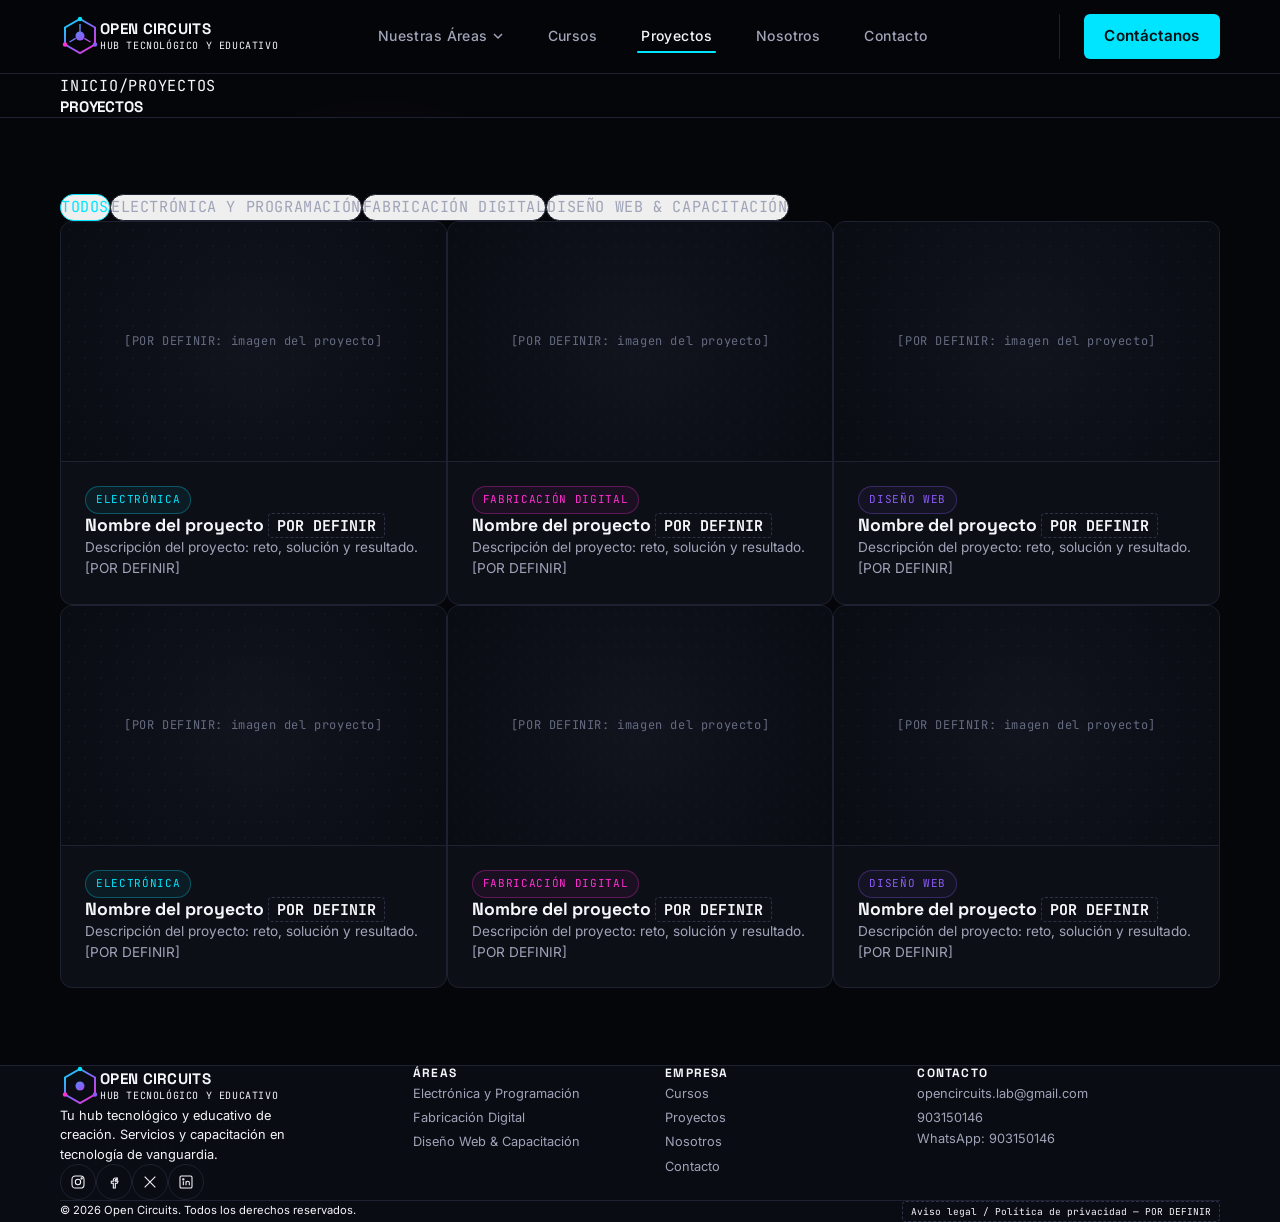
<file: proyectos/index.html>
<!DOCTYPE html>
<html lang="es">
<head>
<meta charset="UTF-8">
<meta name="viewport" content="width=device-width, initial-scale=1.0">
<title>Proyectos — Open Circuits</title>
<meta name="description" content="Galería de proyectos desarrollados por Open Circuits en electrónica, fabricación digital y diseño web.">
<meta name="theme-color" content="#05060A">
<script>document.documentElement.classList.add('js');</script>
<meta property="og:type" content="website">
<meta property="og:title" content="Proyectos — Open Circuits">
<meta property="og:description" content="Galería de proyectos desarrollados por Open Circuits en electrónica, fabricación digital y diseño web.">
<link rel="icon" href="../assets/img/logo/favicon.svg" type="image/svg+xml">
<link rel="canonical" href="[POR DEFINIR: URL canónica]">

<link rel="preconnect" href="https://fonts.googleapis.com">
<link rel="preconnect" href="https://fonts.gstatic.com" crossorigin>
<link href="https://fonts.googleapis.com/css2?family=Inter:wght@400;500;600;700&family=JetBrains+Mono:wght@400;500;600&family=Space+Grotesk:wght@500;600;700&display=swap" rel="stylesheet">

<link rel="stylesheet" href="../assets/css/base.css">
<link rel="stylesheet" href="../assets/css/layout.css">
<link rel="stylesheet" href="../assets/css/components.css">
<link rel="stylesheet" href="../assets/css/utilities.css">
</head>
<body>

<a href="../index.html" class="skip-link">Saltar al contenido principal</a>

<header class="site-header">
  <div class="container">
    <a href="../index.html" class="brand" aria-label="Open Circuits — inicio">
      <svg class="brand-mark" viewBox="0 0 40 40" fill="none" xmlns="http://www.w3.org/2000/svg" aria-hidden="true">
        <defs>
          <linearGradient id="logo-grad-proyectos" x1="4" y1="4" x2="36" y2="36" gradientUnits="userSpaceOnUse">
            <stop offset="0%" stop-color="#00E5FF"/>
            <stop offset="55%" stop-color="#8B5CF6"/>
            <stop offset="100%" stop-color="#FF2FD0"/>
          </linearGradient>
        </defs>
        <path d="M20 3 L35 11.5 V28.5 L20 37 L5 28.5 V11.5 Z" stroke="url(#logo-grad-proyectos)" stroke-width="2" fill="none"/>
        <circle cx="20" cy="20" r="4.5" fill="url(#logo-grad-proyectos)"/>
        <circle cx="20" cy="3" r="2.2" fill="#00E5FF"/>
        <circle cx="35" cy="28.5" r="2.2" fill="#8B5CF6"/>
        <circle cx="5" cy="28.5" r="2.2" fill="#FF2FD0"/>
        <path d="M20 8V16M24.3 22.3L30.5 26M15.7 22.3L9.5 26" stroke="url(#logo-grad-proyectos)" stroke-width="1.4"/>
      </svg>
      <span class="brand-text">
        <span class="brand-name">OPEN CIRCUITS</span>
        <span class="brand-tagline">Hub tecnológico y educativo</span>
      </span>
    </a>

    <nav class="nav-primary" aria-label="Navegación principal">
      <button class="nav-toggle" aria-expanded="false" aria-controls="nav-links" aria-label="Abrir menú de navegación">
        <span></span>
      </button>
      <ul class="nav-links" id="nav-links">
        <li class="nav-item--dropdown">
          <a href="../areas/index.html" class="dropdown-toggle" aria-haspopup="true" aria-expanded="false">
            Nuestras Áreas
            <svg viewBox="0 0 12 12" fill="none" aria-hidden="true"><path d="M2 4l4 4 4-4" stroke="currentColor" stroke-width="1.5"/></svg>
          </a>
          <ul class="dropdown-menu" role="menu">
            <li role="none"><a role="menuitem" href="../areas/electronica-programacion.html"><span class="dropdown-dot dropdown-dot--cyan"></span>Electrónica y Programación</a></li>
            <li role="none"><a role="menuitem" href="../areas/fabricacion-digital.html"><span class="dropdown-dot dropdown-dot--magenta"></span>Fabricación Digital</a></li>
            <li role="none"><a role="menuitem" href="../areas/diseno-web-capacitacion.html"><span class="dropdown-dot dropdown-dot--violet"></span>Diseño Web &amp; Capacitación</a></li>
          </ul>
        </li>
        <li><a href="../cursos/index.html">Cursos</a></li>
        <li><a href="../proyectos/index.html" aria-current="page">Proyectos</a></li>
        <li><a href="../nosotros/index.html">Nosotros</a></li>
        <li><a href="../contacto/index.html">Contacto</a></li>
      </ul>
    </nav>

    <div class="header-actions">
      <a href="../contacto/index.html" class="btn btn--primary btn--sm">Contáctanos</a>
    </div>
  </div>
</header>


<main id="main">

  <section class="page-hero" style="--glow-color:rgba(255,47,208,0.1);">
    <div class="container">
      <nav class="breadcrumb" aria-label="Ruta de navegación">
        <a href="../index.html">Inicio</a>
        <span aria-hidden="true">/</span>
        <span>Proyectos</span>
      </nav>
      <h1>Proyectos</h1>
    </div>
  </section>


  <section class="section">
    <div class="container">
      <div class="filter-bar" role="group" aria-label="Filtrar proyectos por área">
        <button class="filter-chip" aria-pressed="true">Todos</button>
        <button class="filter-chip" aria-pressed="false">Electrónica y Programación</button>
        <button class="filter-chip" aria-pressed="false">Fabricación Digital</button>
        <button class="filter-chip" aria-pressed="false">Diseño Web &amp; Capacitación</button>
      </div>

      <div class="content-grid">
        <article class="media-card reveal">
          <div class="media-card-thumb">[POR DEFINIR: imagen del proyecto]</div>
          <div class="media-card-body">
            <div class="media-card-meta"><span class="badge badge--cyan">Electrónica</span></div>
            <h3>Nombre del proyecto <span class="placeholder">POR DEFINIR</span></h3>
            <p>Descripción del proyecto: reto, solución y resultado. [POR DEFINIR]</p>
          </div>
        </article>

        <article class="media-card reveal">
          <div class="media-card-thumb">[POR DEFINIR: imagen del proyecto]</div>
          <div class="media-card-body">
            <div class="media-card-meta"><span class="badge badge--magenta">Fabricación digital</span></div>
            <h3>Nombre del proyecto <span class="placeholder">POR DEFINIR</span></h3>
            <p>Descripción del proyecto: reto, solución y resultado. [POR DEFINIR]</p>
          </div>
        </article>

        <article class="media-card reveal">
          <div class="media-card-thumb">[POR DEFINIR: imagen del proyecto]</div>
          <div class="media-card-body">
            <div class="media-card-meta"><span class="badge badge--violet">Diseño web</span></div>
            <h3>Nombre del proyecto <span class="placeholder">POR DEFINIR</span></h3>
            <p>Descripción del proyecto: reto, solución y resultado. [POR DEFINIR]</p>
          </div>
        </article>

        <article class="media-card reveal">
          <div class="media-card-thumb">[POR DEFINIR: imagen del proyecto]</div>
          <div class="media-card-body">
            <div class="media-card-meta"><span class="badge badge--cyan">Electrónica</span></div>
            <h3>Nombre del proyecto <span class="placeholder">POR DEFINIR</span></h3>
            <p>Descripción del proyecto: reto, solución y resultado. [POR DEFINIR]</p>
          </div>
        </article>

        <article class="media-card reveal">
          <div class="media-card-thumb">[POR DEFINIR: imagen del proyecto]</div>
          <div class="media-card-body">
            <div class="media-card-meta"><span class="badge badge--magenta">Fabricación digital</span></div>
            <h3>Nombre del proyecto <span class="placeholder">POR DEFINIR</span></h3>
            <p>Descripción del proyecto: reto, solución y resultado. [POR DEFINIR]</p>
          </div>
        </article>

        <article class="media-card reveal">
          <div class="media-card-thumb">[POR DEFINIR: imagen del proyecto]</div>
          <div class="media-card-body">
            <div class="media-card-meta"><span class="badge badge--violet">Diseño web</span></div>
            <h3>Nombre del proyecto <span class="placeholder">POR DEFINIR</span></h3>
            <p>Descripción del proyecto: reto, solución y resultado. [POR DEFINIR]</p>
          </div>
        </article>
      </div>
    </div>
  </section>


</main>

<footer class="site-footer">
  <div class="container">
    <div class="footer-grid">
      <div class="footer-brand">
        <a href="../index.html" class="brand" aria-label="Open Circuits — inicio">
          <svg class="brand-mark" viewBox="0 0 40 40" fill="none" xmlns="http://www.w3.org/2000/svg" aria-hidden="true">
            <defs>
              <linearGradient id="logo-grad-proyectosf" x1="4" y1="4" x2="36" y2="36" gradientUnits="userSpaceOnUse">
                <stop offset="0%" stop-color="#00E5FF"/>
                <stop offset="55%" stop-color="#8B5CF6"/>
                <stop offset="100%" stop-color="#FF2FD0"/>
              </linearGradient>
            </defs>
            <path d="M20 3 L35 11.5 V28.5 L20 37 L5 28.5 V11.5 Z" stroke="url(#logo-grad-proyectosf)" stroke-width="2" fill="none"/>
            <circle cx="20" cy="20" r="4.5" fill="url(#logo-grad-proyectosf)"/>
            <circle cx="20" cy="3" r="2.2" fill="#00E5FF"/>
            <circle cx="35" cy="28.5" r="2.2" fill="#8B5CF6"/>
            <circle cx="5" cy="28.5" r="2.2" fill="#FF2FD0"/>
          </svg>
          <span class="brand-text">
            <span class="brand-name">OPEN CIRCUITS</span>
            <span class="brand-tagline">Hub tecnológico y educativo</span>
          </span>
        </a>
        <p>Tu hub tecnológico y educativo de creación. Servicios y capacitación en tecnología de vanguardia.</p>
        <div class="footer-social">
          <a href="[POR DEFINIR]" class="social-link" aria-label="Instagram"><svg viewBox="0 0 24 24" fill="none" stroke="currentColor" stroke-width="1.6"><rect x="3" y="3" width="18" height="18" rx="5"/><circle cx="12" cy="12" r="4"/><circle cx="17.5" cy="6.5" r="1"/></svg></a>
          <a href="[POR DEFINIR]" class="social-link" aria-label="Facebook"><svg viewBox="0 0 24 24" fill="none" stroke="currentColor" stroke-width="1.6"><path d="M14 9h3V6h-3c-1.7 0-3 1.3-3 3v2H8v3h3v7h3v-7h3l1-3h-4v-1.5c0-.6.4-1.5 1-1.5z"/></svg></a>
          <a href="[POR DEFINIR]" class="social-link" aria-label="X (Twitter)"><svg viewBox="0 0 24 24" fill="none" stroke="currentColor" stroke-width="1.6"><path d="M4 4l16 16M20 4L4 20"/></svg></a>
          <a href="[POR DEFINIR]" class="social-link" aria-label="LinkedIn"><svg viewBox="0 0 24 24" fill="none" stroke="currentColor" stroke-width="1.6"><rect x="3" y="3" width="18" height="18" rx="2"/><circle cx="8" cy="8" r="1"/><path d="M8 11v6M12 11v6M12 13.5c0-1.5 1-2.5 2.5-2.5S17 12 17 13.5V17"/></svg></a>
        </div>
      </div>

      <div class="footer-col">
        <h4>Áreas</h4>
        <ul>
          <li><a href="../areas/electronica-programacion.html">Electrónica y Programación</a></li>
          <li><a href="../areas/fabricacion-digital.html">Fabricación Digital</a></li>
          <li><a href="../areas/diseno-web-capacitacion.html">Diseño Web &amp; Capacitación</a></li>
        </ul>
      </div>

      <div class="footer-col">
        <h4>Empresa</h4>
        <ul>
          <li><a href="../cursos/index.html">Cursos</a></li>
          <li><a href="../proyectos/index.html">Proyectos</a></li>
          <li><a href="../nosotros/index.html">Nosotros</a></li>
          <li><a href="../contacto/index.html">Contacto</a></li>
        </ul>
      </div>

      <div class="footer-col">
        <h4>Contacto</h4>
        <ul>
          <li><a href="mailto:opencircuits.lab@gmail.com">opencircuits.lab@gmail.com</a></li>
          <li><a href="tel:903150146">903150146</a></li>
          <li><p>WhatsApp: 903150146</p></li>
        </ul>
      </div>
    </div>

    <div class="footer-bottom">
      <p>&copy; 2026 Open Circuits. Todos los derechos reservados.</p>
      <p class="placeholder">Aviso legal / Política de privacidad — POR DEFINIR</p>
    </div>
  </div>
</footer>

<script src="../assets/js/nav.js"></script>
<script src="../assets/js/main.js"></script>

</body>
</html>
</file>
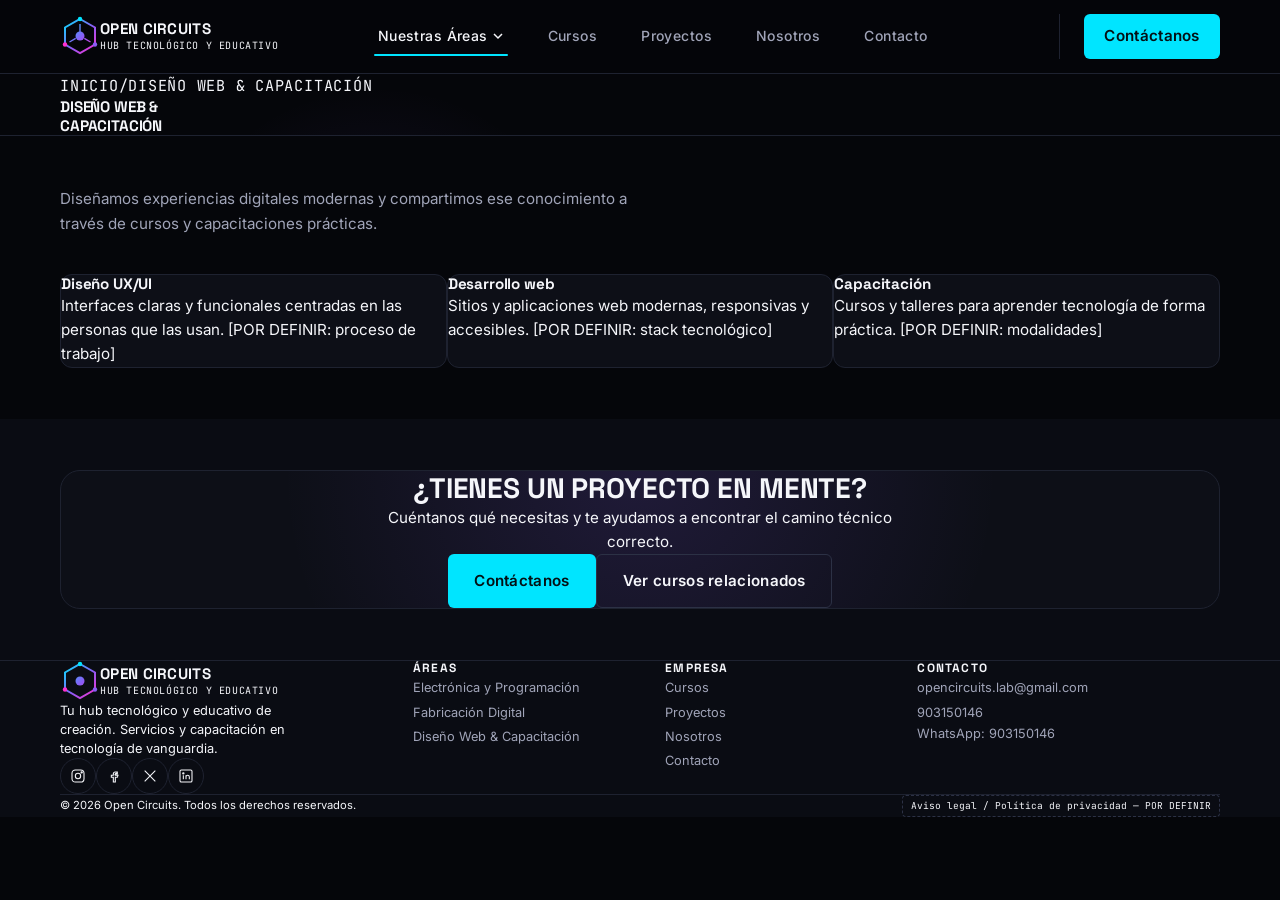
<file: areas/diseno-web-capacitacion.html>
<!DOCTYPE html>
<html lang="es">
<head>
<meta charset="UTF-8">
<meta name="viewport" content="width=device-width, initial-scale=1.0">
<title>Diseño Web & Capacitación — Open Circuits</title>
<meta name="description" content="Sitios web modernos, UX/UI y cursos especializados en Open Circuits.">
<meta name="theme-color" content="#05060A">
<script>document.documentElement.classList.add('js');</script>
<meta property="og:type" content="website">
<meta property="og:title" content="Diseño Web & Capacitación — Open Circuits">
<meta property="og:description" content="Sitios web modernos, UX/UI y cursos especializados en Open Circuits.">
<link rel="icon" href="../assets/img/logo/favicon.svg" type="image/svg+xml">
<link rel="canonical" href="[POR DEFINIR: URL canónica]">

<link rel="preconnect" href="https://fonts.googleapis.com">
<link rel="preconnect" href="https://fonts.gstatic.com" crossorigin>
<link href="https://fonts.googleapis.com/css2?family=Inter:wght@400;500;600;700&family=JetBrains+Mono:wght@400;500;600&family=Space+Grotesk:wght@500;600;700&display=swap" rel="stylesheet">

<link rel="stylesheet" href="../assets/css/base.css">
<link rel="stylesheet" href="../assets/css/layout.css">
<link rel="stylesheet" href="../assets/css/components.css">
<link rel="stylesheet" href="../assets/css/utilities.css">
</head>
<body>

<a href="../index.html" class="skip-link">Saltar al contenido principal</a>

<header class="site-header">
  <div class="container">
    <a href="../index.html" class="brand" aria-label="Open Circuits — inicio">
      <svg class="brand-mark" viewBox="0 0 40 40" fill="none" xmlns="http://www.w3.org/2000/svg" aria-hidden="true">
        <defs>
          <linearGradient id="logo-grad-areaweb" x1="4" y1="4" x2="36" y2="36" gradientUnits="userSpaceOnUse">
            <stop offset="0%" stop-color="#00E5FF"/>
            <stop offset="55%" stop-color="#8B5CF6"/>
            <stop offset="100%" stop-color="#FF2FD0"/>
          </linearGradient>
        </defs>
        <path d="M20 3 L35 11.5 V28.5 L20 37 L5 28.5 V11.5 Z" stroke="url(#logo-grad-areaweb)" stroke-width="2" fill="none"/>
        <circle cx="20" cy="20" r="4.5" fill="url(#logo-grad-areaweb)"/>
        <circle cx="20" cy="3" r="2.2" fill="#00E5FF"/>
        <circle cx="35" cy="28.5" r="2.2" fill="#8B5CF6"/>
        <circle cx="5" cy="28.5" r="2.2" fill="#FF2FD0"/>
        <path d="M20 8V16M24.3 22.3L30.5 26M15.7 22.3L9.5 26" stroke="url(#logo-grad-areaweb)" stroke-width="1.4"/>
      </svg>
      <span class="brand-text">
        <span class="brand-name">OPEN CIRCUITS</span>
        <span class="brand-tagline">Hub tecnológico y educativo</span>
      </span>
    </a>

    <nav class="nav-primary" aria-label="Navegación principal">
      <button class="nav-toggle" aria-expanded="false" aria-controls="nav-links" aria-label="Abrir menú de navegación">
        <span></span>
      </button>
      <ul class="nav-links" id="nav-links">
        <li class="nav-item--dropdown">
          <a href="../areas/index.html" class="dropdown-toggle" aria-haspopup="true" aria-expanded="false" aria-current="page">
            Nuestras Áreas
            <svg viewBox="0 0 12 12" fill="none" aria-hidden="true"><path d="M2 4l4 4 4-4" stroke="currentColor" stroke-width="1.5"/></svg>
          </a>
          <ul class="dropdown-menu" role="menu">
            <li role="none"><a role="menuitem" href="../areas/electronica-programacion.html"><span class="dropdown-dot dropdown-dot--cyan"></span>Electrónica y Programación</a></li>
            <li role="none"><a role="menuitem" href="../areas/fabricacion-digital.html"><span class="dropdown-dot dropdown-dot--magenta"></span>Fabricación Digital</a></li>
            <li role="none"><a role="menuitem" href="../areas/diseno-web-capacitacion.html"><span class="dropdown-dot dropdown-dot--violet"></span>Diseño Web &amp; Capacitación</a></li>
          </ul>
        </li>
        <li><a href="../cursos/index.html">Cursos</a></li>
        <li><a href="../proyectos/index.html">Proyectos</a></li>
        <li><a href="../nosotros/index.html">Nosotros</a></li>
        <li><a href="../contacto/index.html">Contacto</a></li>
      </ul>
    </nav>

    <div class="header-actions">
      <a href="../contacto/index.html" class="btn btn--primary btn--sm">Contáctanos</a>
    </div>
  </div>
</header>


<main id="main">

  <section class="page-hero" style="--glow-color:rgba(139,92,246,0.12);">
    <div class="container">
      <nav class="breadcrumb" aria-label="Ruta de navegación">
        <a href="../index.html">Inicio</a>
        <span aria-hidden="true">/</span>
        <span>Diseño Web & Capacitación</span>
      </nav>
      <h1>Diseño Web & Capacitación</h1>
    </div>
  </section>


  <section class="section--tight section">
    <div class="container">
      <div class="section-head">
        <p style="font-size:var(--fs-lg);max-width:60ch;">Diseñamos experiencias digitales modernas y compartimos ese conocimiento a través de cursos y capacitaciones prácticas.</p>
      </div>

      <div class="values-grid">
        <div class="value-card reveal">
          <h3 style="font-size:var(--fs-base);text-transform:none;margin-bottom:var(--space-2);">Diseño UX/UI</h3>
          <p>Interfaces claras y funcionales centradas en las personas que las usan. [POR DEFINIR: proceso de trabajo]</p>
        </div>
        <div class="value-card reveal">
          <h3 style="font-size:var(--fs-base);text-transform:none;margin-bottom:var(--space-2);">Desarrollo web</h3>
          <p>Sitios y aplicaciones web modernas, responsivas y accesibles. [POR DEFINIR: stack tecnológico]</p>
        </div>
        <div class="value-card reveal">
          <h3 style="font-size:var(--fs-base);text-transform:none;margin-bottom:var(--space-2);">Capacitación</h3>
          <p>Cursos y talleres para aprender tecnología de forma práctica. [POR DEFINIR: modalidades]</p>
        </div>
      </div>
    </div>
  </section>

  <section class="section section--tight" style="background:var(--bg-surface-alt);">
    <div class="container">
      <div class="cta-band reveal">
        <div class="cta-band-content">
          <h2>¿Tienes un proyecto en mente?</h2>
          <p>Cuéntanos qué necesitas y te ayudamos a encontrar el camino técnico correcto.</p>
          <div class="cta-actions">
            <a href="../contacto/index.html" class="btn btn--primary">Contáctanos</a>
            <a href="../cursos/index.html" class="btn btn--outline">Ver cursos relacionados</a>
          </div>
        </div>
      </div>
    </div>
  </section>


</main>

<footer class="site-footer">
  <div class="container">
    <div class="footer-grid">
      <div class="footer-brand">
        <a href="../index.html" class="brand" aria-label="Open Circuits — inicio">
          <svg class="brand-mark" viewBox="0 0 40 40" fill="none" xmlns="http://www.w3.org/2000/svg" aria-hidden="true">
            <defs>
              <linearGradient id="logo-grad-areawebf" x1="4" y1="4" x2="36" y2="36" gradientUnits="userSpaceOnUse">
                <stop offset="0%" stop-color="#00E5FF"/>
                <stop offset="55%" stop-color="#8B5CF6"/>
                <stop offset="100%" stop-color="#FF2FD0"/>
              </linearGradient>
            </defs>
            <path d="M20 3 L35 11.5 V28.5 L20 37 L5 28.5 V11.5 Z" stroke="url(#logo-grad-areawebf)" stroke-width="2" fill="none"/>
            <circle cx="20" cy="20" r="4.5" fill="url(#logo-grad-areawebf)"/>
            <circle cx="20" cy="3" r="2.2" fill="#00E5FF"/>
            <circle cx="35" cy="28.5" r="2.2" fill="#8B5CF6"/>
            <circle cx="5" cy="28.5" r="2.2" fill="#FF2FD0"/>
          </svg>
          <span class="brand-text">
            <span class="brand-name">OPEN CIRCUITS</span>
            <span class="brand-tagline">Hub tecnológico y educativo</span>
          </span>
        </a>
        <p>Tu hub tecnológico y educativo de creación. Servicios y capacitación en tecnología de vanguardia.</p>
        <div class="footer-social">
          <a href="[POR DEFINIR]" class="social-link" aria-label="Instagram"><svg viewBox="0 0 24 24" fill="none" stroke="currentColor" stroke-width="1.6"><rect x="3" y="3" width="18" height="18" rx="5"/><circle cx="12" cy="12" r="4"/><circle cx="17.5" cy="6.5" r="1"/></svg></a>
          <a href="[POR DEFINIR]" class="social-link" aria-label="Facebook"><svg viewBox="0 0 24 24" fill="none" stroke="currentColor" stroke-width="1.6"><path d="M14 9h3V6h-3c-1.7 0-3 1.3-3 3v2H8v3h3v7h3v-7h3l1-3h-4v-1.5c0-.6.4-1.5 1-1.5z"/></svg></a>
          <a href="[POR DEFINIR]" class="social-link" aria-label="X (Twitter)"><svg viewBox="0 0 24 24" fill="none" stroke="currentColor" stroke-width="1.6"><path d="M4 4l16 16M20 4L4 20"/></svg></a>
          <a href="[POR DEFINIR]" class="social-link" aria-label="LinkedIn"><svg viewBox="0 0 24 24" fill="none" stroke="currentColor" stroke-width="1.6"><rect x="3" y="3" width="18" height="18" rx="2"/><circle cx="8" cy="8" r="1"/><path d="M8 11v6M12 11v6M12 13.5c0-1.5 1-2.5 2.5-2.5S17 12 17 13.5V17"/></svg></a>
        </div>
      </div>

      <div class="footer-col">
        <h4>Áreas</h4>
        <ul>
          <li><a href="../areas/electronica-programacion.html">Electrónica y Programación</a></li>
          <li><a href="../areas/fabricacion-digital.html">Fabricación Digital</a></li>
          <li><a href="../areas/diseno-web-capacitacion.html">Diseño Web &amp; Capacitación</a></li>
        </ul>
      </div>

      <div class="footer-col">
        <h4>Empresa</h4>
        <ul>
          <li><a href="../cursos/index.html">Cursos</a></li>
          <li><a href="../proyectos/index.html">Proyectos</a></li>
          <li><a href="../nosotros/index.html">Nosotros</a></li>
          <li><a href="../contacto/index.html">Contacto</a></li>
        </ul>
      </div>

      <div class="footer-col">
        <h4>Contacto</h4>
        <ul>
          <li><a href="mailto:opencircuits.lab@gmail.com">opencircuits.lab@gmail.com</a></li>
          <li><a href="tel:903150146">903150146</a></li>
          <li><p>WhatsApp: 903150146</p></li>
        </ul>
      </div>
    </div>

    <div class="footer-bottom">
      <p>&copy; 2026 Open Circuits. Todos los derechos reservados.</p>
      <p class="placeholder">Aviso legal / Política de privacidad — POR DEFINIR</p>
    </div>
  </div>
</footer>

<script src="../assets/js/nav.js"></script>
<script src="../assets/js/main.js"></script>

</body>
</html>
</file>
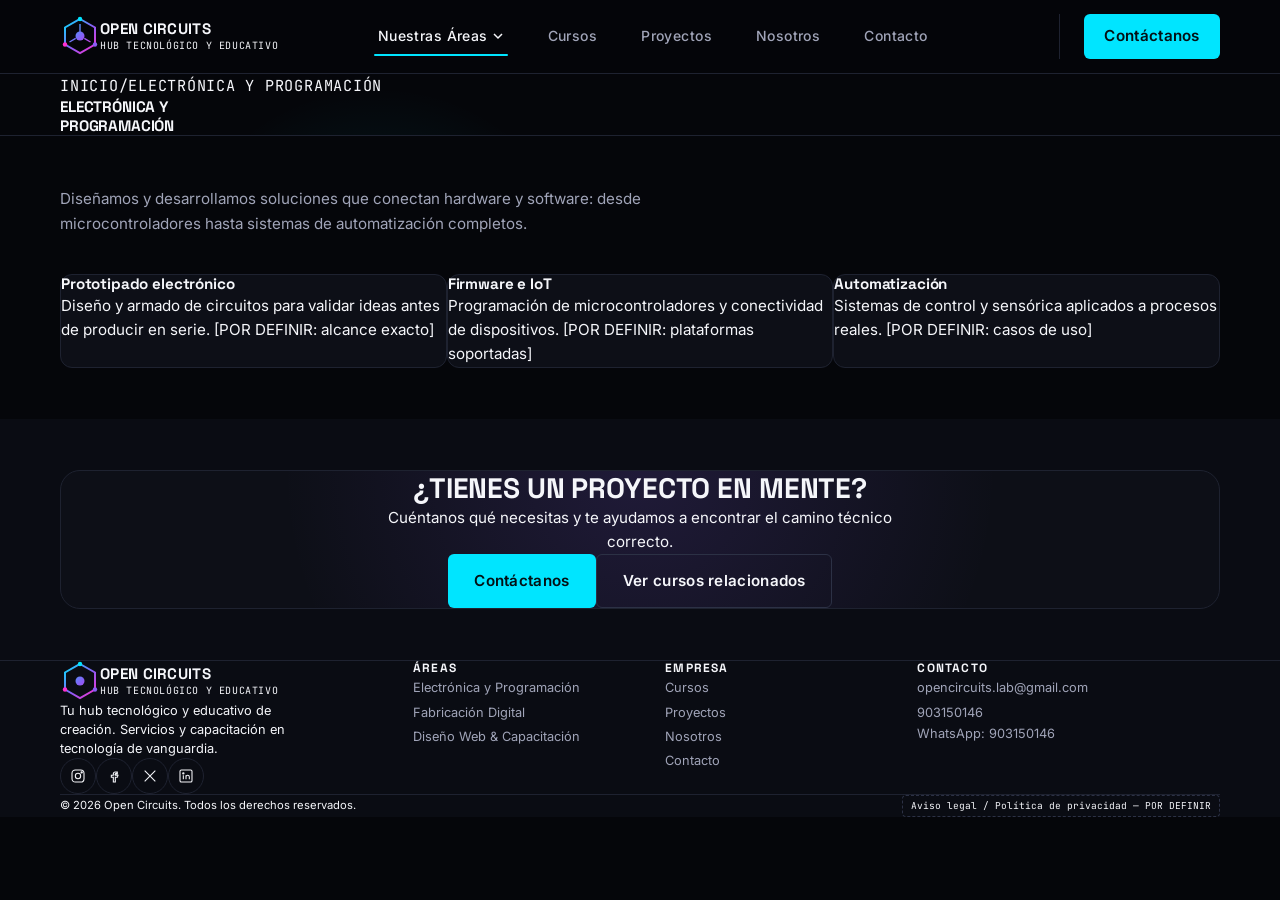
<file: areas/electronica-programacion.html>
<!DOCTYPE html>
<html lang="es">
<head>
<meta charset="UTF-8">
<meta name="viewport" content="width=device-width, initial-scale=1.0">
<title>Electrónica y Programación — Open Circuits</title>
<meta name="description" content="Desarrollo de proyectos IoT, firmware, control de hardware, automatización y codificación avanzada en Open Circuits.">
<meta name="theme-color" content="#05060A">
<script>document.documentElement.classList.add('js');</script>
<meta property="og:type" content="website">
<meta property="og:title" content="Electrónica y Programación — Open Circuits">
<meta property="og:description" content="Desarrollo de proyectos IoT, firmware, control de hardware, automatización y codificación avanzada en Open Circuits.">
<link rel="icon" href="../assets/img/logo/favicon.svg" type="image/svg+xml">
<link rel="canonical" href="[POR DEFINIR: URL canónica]">

<link rel="preconnect" href="https://fonts.googleapis.com">
<link rel="preconnect" href="https://fonts.gstatic.com" crossorigin>
<link href="https://fonts.googleapis.com/css2?family=Inter:wght@400;500;600;700&family=JetBrains+Mono:wght@400;500;600&family=Space+Grotesk:wght@500;600;700&display=swap" rel="stylesheet">

<link rel="stylesheet" href="../assets/css/base.css">
<link rel="stylesheet" href="../assets/css/layout.css">
<link rel="stylesheet" href="../assets/css/components.css">
<link rel="stylesheet" href="../assets/css/utilities.css">
</head>
<body>

<a href="../index.html" class="skip-link">Saltar al contenido principal</a>

<header class="site-header">
  <div class="container">
    <a href="../index.html" class="brand" aria-label="Open Circuits — inicio">
      <svg class="brand-mark" viewBox="0 0 40 40" fill="none" xmlns="http://www.w3.org/2000/svg" aria-hidden="true">
        <defs>
          <linearGradient id="logo-grad-areaelec" x1="4" y1="4" x2="36" y2="36" gradientUnits="userSpaceOnUse">
            <stop offset="0%" stop-color="#00E5FF"/>
            <stop offset="55%" stop-color="#8B5CF6"/>
            <stop offset="100%" stop-color="#FF2FD0"/>
          </linearGradient>
        </defs>
        <path d="M20 3 L35 11.5 V28.5 L20 37 L5 28.5 V11.5 Z" stroke="url(#logo-grad-areaelec)" stroke-width="2" fill="none"/>
        <circle cx="20" cy="20" r="4.5" fill="url(#logo-grad-areaelec)"/>
        <circle cx="20" cy="3" r="2.2" fill="#00E5FF"/>
        <circle cx="35" cy="28.5" r="2.2" fill="#8B5CF6"/>
        <circle cx="5" cy="28.5" r="2.2" fill="#FF2FD0"/>
        <path d="M20 8V16M24.3 22.3L30.5 26M15.7 22.3L9.5 26" stroke="url(#logo-grad-areaelec)" stroke-width="1.4"/>
      </svg>
      <span class="brand-text">
        <span class="brand-name">OPEN CIRCUITS</span>
        <span class="brand-tagline">Hub tecnológico y educativo</span>
      </span>
    </a>

    <nav class="nav-primary" aria-label="Navegación principal">
      <button class="nav-toggle" aria-expanded="false" aria-controls="nav-links" aria-label="Abrir menú de navegación">
        <span></span>
      </button>
      <ul class="nav-links" id="nav-links">
        <li class="nav-item--dropdown">
          <a href="../areas/index.html" class="dropdown-toggle" aria-haspopup="true" aria-expanded="false" aria-current="page">
            Nuestras Áreas
            <svg viewBox="0 0 12 12" fill="none" aria-hidden="true"><path d="M2 4l4 4 4-4" stroke="currentColor" stroke-width="1.5"/></svg>
          </a>
          <ul class="dropdown-menu" role="menu">
            <li role="none"><a role="menuitem" href="../areas/electronica-programacion.html"><span class="dropdown-dot dropdown-dot--cyan"></span>Electrónica y Programación</a></li>
            <li role="none"><a role="menuitem" href="../areas/fabricacion-digital.html"><span class="dropdown-dot dropdown-dot--magenta"></span>Fabricación Digital</a></li>
            <li role="none"><a role="menuitem" href="../areas/diseno-web-capacitacion.html"><span class="dropdown-dot dropdown-dot--violet"></span>Diseño Web &amp; Capacitación</a></li>
          </ul>
        </li>
        <li><a href="../cursos/index.html">Cursos</a></li>
        <li><a href="../proyectos/index.html">Proyectos</a></li>
        <li><a href="../nosotros/index.html">Nosotros</a></li>
        <li><a href="../contacto/index.html">Contacto</a></li>
      </ul>
    </nav>

    <div class="header-actions">
      <a href="../contacto/index.html" class="btn btn--primary btn--sm">Contáctanos</a>
    </div>
  </div>
</header>


<main id="main">

  <section class="page-hero" style="--glow-color:rgba(0,229,255,0.12);">
    <div class="container">
      <nav class="breadcrumb" aria-label="Ruta de navegación">
        <a href="../index.html">Inicio</a>
        <span aria-hidden="true">/</span>
        <span>Electrónica y Programación</span>
      </nav>
      <h1>Electrónica y Programación</h1>
    </div>
  </section>


  <section class="section--tight section">
    <div class="container">
      <div class="section-head">
        <p style="font-size:var(--fs-lg);max-width:60ch;">Diseñamos y desarrollamos soluciones que conectan hardware y software: desde microcontroladores hasta sistemas de automatización completos.</p>
      </div>

      <div class="values-grid">
        <div class="value-card reveal">
          <h3 style="font-size:var(--fs-base);text-transform:none;margin-bottom:var(--space-2);">Prototipado electrónico</h3>
          <p>Diseño y armado de circuitos para validar ideas antes de producir en serie. [POR DEFINIR: alcance exacto]</p>
        </div>
        <div class="value-card reveal">
          <h3 style="font-size:var(--fs-base);text-transform:none;margin-bottom:var(--space-2);">Firmware e IoT</h3>
          <p>Programación de microcontroladores y conectividad de dispositivos. [POR DEFINIR: plataformas soportadas]</p>
        </div>
        <div class="value-card reveal">
          <h3 style="font-size:var(--fs-base);text-transform:none;margin-bottom:var(--space-2);">Automatización</h3>
          <p>Sistemas de control y sensórica aplicados a procesos reales. [POR DEFINIR: casos de uso]</p>
        </div>
      </div>
    </div>
  </section>

  <section class="section section--tight" style="background:var(--bg-surface-alt);">
    <div class="container">
      <div class="cta-band reveal">
        <div class="cta-band-content">
          <h2>¿Tienes un proyecto en mente?</h2>
          <p>Cuéntanos qué necesitas y te ayudamos a encontrar el camino técnico correcto.</p>
          <div class="cta-actions">
            <a href="../contacto/index.html" class="btn btn--primary">Contáctanos</a>
            <a href="../cursos/index.html" class="btn btn--outline">Ver cursos relacionados</a>
          </div>
        </div>
      </div>
    </div>
  </section>


</main>

<footer class="site-footer">
  <div class="container">
    <div class="footer-grid">
      <div class="footer-brand">
        <a href="../index.html" class="brand" aria-label="Open Circuits — inicio">
          <svg class="brand-mark" viewBox="0 0 40 40" fill="none" xmlns="http://www.w3.org/2000/svg" aria-hidden="true">
            <defs>
              <linearGradient id="logo-grad-areaelecf" x1="4" y1="4" x2="36" y2="36" gradientUnits="userSpaceOnUse">
                <stop offset="0%" stop-color="#00E5FF"/>
                <stop offset="55%" stop-color="#8B5CF6"/>
                <stop offset="100%" stop-color="#FF2FD0"/>
              </linearGradient>
            </defs>
            <path d="M20 3 L35 11.5 V28.5 L20 37 L5 28.5 V11.5 Z" stroke="url(#logo-grad-areaelecf)" stroke-width="2" fill="none"/>
            <circle cx="20" cy="20" r="4.5" fill="url(#logo-grad-areaelecf)"/>
            <circle cx="20" cy="3" r="2.2" fill="#00E5FF"/>
            <circle cx="35" cy="28.5" r="2.2" fill="#8B5CF6"/>
            <circle cx="5" cy="28.5" r="2.2" fill="#FF2FD0"/>
          </svg>
          <span class="brand-text">
            <span class="brand-name">OPEN CIRCUITS</span>
            <span class="brand-tagline">Hub tecnológico y educativo</span>
          </span>
        </a>
        <p>Tu hub tecnológico y educativo de creación. Servicios y capacitación en tecnología de vanguardia.</p>
        <div class="footer-social">
          <a href="[POR DEFINIR]" class="social-link" aria-label="Instagram"><svg viewBox="0 0 24 24" fill="none" stroke="currentColor" stroke-width="1.6"><rect x="3" y="3" width="18" height="18" rx="5"/><circle cx="12" cy="12" r="4"/><circle cx="17.5" cy="6.5" r="1"/></svg></a>
          <a href="[POR DEFINIR]" class="social-link" aria-label="Facebook"><svg viewBox="0 0 24 24" fill="none" stroke="currentColor" stroke-width="1.6"><path d="M14 9h3V6h-3c-1.7 0-3 1.3-3 3v2H8v3h3v7h3v-7h3l1-3h-4v-1.5c0-.6.4-1.5 1-1.5z"/></svg></a>
          <a href="[POR DEFINIR]" class="social-link" aria-label="X (Twitter)"><svg viewBox="0 0 24 24" fill="none" stroke="currentColor" stroke-width="1.6"><path d="M4 4l16 16M20 4L4 20"/></svg></a>
          <a href="[POR DEFINIR]" class="social-link" aria-label="LinkedIn"><svg viewBox="0 0 24 24" fill="none" stroke="currentColor" stroke-width="1.6"><rect x="3" y="3" width="18" height="18" rx="2"/><circle cx="8" cy="8" r="1"/><path d="M8 11v6M12 11v6M12 13.5c0-1.5 1-2.5 2.5-2.5S17 12 17 13.5V17"/></svg></a>
        </div>
      </div>

      <div class="footer-col">
        <h4>Áreas</h4>
        <ul>
          <li><a href="../areas/electronica-programacion.html">Electrónica y Programación</a></li>
          <li><a href="../areas/fabricacion-digital.html">Fabricación Digital</a></li>
          <li><a href="../areas/diseno-web-capacitacion.html">Diseño Web &amp; Capacitación</a></li>
        </ul>
      </div>

      <div class="footer-col">
        <h4>Empresa</h4>
        <ul>
          <li><a href="../cursos/index.html">Cursos</a></li>
          <li><a href="../proyectos/index.html">Proyectos</a></li>
          <li><a href="../nosotros/index.html">Nosotros</a></li>
          <li><a href="../contacto/index.html">Contacto</a></li>
        </ul>
      </div>

      <div class="footer-col">
        <h4>Contacto</h4>
        <ul>
          <li><a href="mailto:opencircuits.lab@gmail.com">opencircuits.lab@gmail.com</a></li>
          <li><a href="tel:903150146">903150146</a></li>
          <li><p>WhatsApp: 903150146</p></li>
        </ul>
      </div>
    </div>

    <div class="footer-bottom">
      <p>&copy; 2026 Open Circuits. Todos los derechos reservados.</p>
      <p class="placeholder">Aviso legal / Política de privacidad — POR DEFINIR</p>
    </div>
  </div>
</footer>

<script src="../assets/js/nav.js"></script>
<script src="../assets/js/main.js"></script>

</body>
</html>
</file>
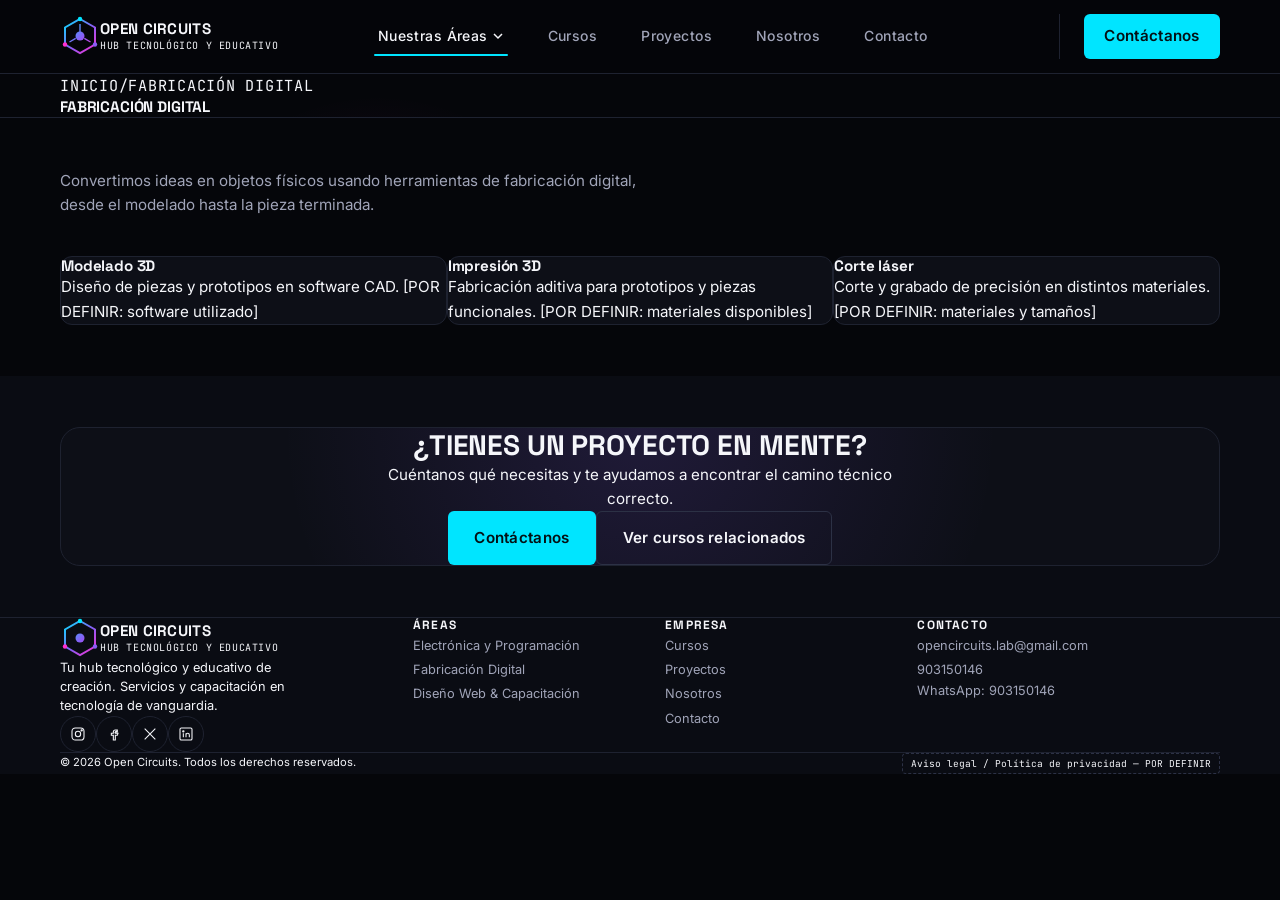
<file: areas/fabricacion-digital.html>
<!DOCTYPE html>
<html lang="es">
<head>
<meta charset="UTF-8">
<meta name="viewport" content="width=device-width, initial-scale=1.0">
<title>Fabricación Digital — Open Circuits</title>
<meta name="description" content="Modelado 3D, impresión, corte láser y prototipado rápido en Open Circuits.">
<meta name="theme-color" content="#05060A">
<script>document.documentElement.classList.add('js');</script>
<meta property="og:type" content="website">
<meta property="og:title" content="Fabricación Digital — Open Circuits">
<meta property="og:description" content="Modelado 3D, impresión, corte láser y prototipado rápido en Open Circuits.">
<link rel="icon" href="../assets/img/logo/favicon.svg" type="image/svg+xml">
<link rel="canonical" href="[POR DEFINIR: URL canónica]">

<link rel="preconnect" href="https://fonts.googleapis.com">
<link rel="preconnect" href="https://fonts.gstatic.com" crossorigin>
<link href="https://fonts.googleapis.com/css2?family=Inter:wght@400;500;600;700&family=JetBrains+Mono:wght@400;500;600&family=Space+Grotesk:wght@500;600;700&display=swap" rel="stylesheet">

<link rel="stylesheet" href="../assets/css/base.css">
<link rel="stylesheet" href="../assets/css/layout.css">
<link rel="stylesheet" href="../assets/css/components.css">
<link rel="stylesheet" href="../assets/css/utilities.css">
</head>
<body>

<a href="../index.html" class="skip-link">Saltar al contenido principal</a>

<header class="site-header">
  <div class="container">
    <a href="../index.html" class="brand" aria-label="Open Circuits — inicio">
      <svg class="brand-mark" viewBox="0 0 40 40" fill="none" xmlns="http://www.w3.org/2000/svg" aria-hidden="true">
        <defs>
          <linearGradient id="logo-grad-areafab" x1="4" y1="4" x2="36" y2="36" gradientUnits="userSpaceOnUse">
            <stop offset="0%" stop-color="#00E5FF"/>
            <stop offset="55%" stop-color="#8B5CF6"/>
            <stop offset="100%" stop-color="#FF2FD0"/>
          </linearGradient>
        </defs>
        <path d="M20 3 L35 11.5 V28.5 L20 37 L5 28.5 V11.5 Z" stroke="url(#logo-grad-areafab)" stroke-width="2" fill="none"/>
        <circle cx="20" cy="20" r="4.5" fill="url(#logo-grad-areafab)"/>
        <circle cx="20" cy="3" r="2.2" fill="#00E5FF"/>
        <circle cx="35" cy="28.5" r="2.2" fill="#8B5CF6"/>
        <circle cx="5" cy="28.5" r="2.2" fill="#FF2FD0"/>
        <path d="M20 8V16M24.3 22.3L30.5 26M15.7 22.3L9.5 26" stroke="url(#logo-grad-areafab)" stroke-width="1.4"/>
      </svg>
      <span class="brand-text">
        <span class="brand-name">OPEN CIRCUITS</span>
        <span class="brand-tagline">Hub tecnológico y educativo</span>
      </span>
    </a>

    <nav class="nav-primary" aria-label="Navegación principal">
      <button class="nav-toggle" aria-expanded="false" aria-controls="nav-links" aria-label="Abrir menú de navegación">
        <span></span>
      </button>
      <ul class="nav-links" id="nav-links">
        <li class="nav-item--dropdown">
          <a href="../areas/index.html" class="dropdown-toggle" aria-haspopup="true" aria-expanded="false" aria-current="page">
            Nuestras Áreas
            <svg viewBox="0 0 12 12" fill="none" aria-hidden="true"><path d="M2 4l4 4 4-4" stroke="currentColor" stroke-width="1.5"/></svg>
          </a>
          <ul class="dropdown-menu" role="menu">
            <li role="none"><a role="menuitem" href="../areas/electronica-programacion.html"><span class="dropdown-dot dropdown-dot--cyan"></span>Electrónica y Programación</a></li>
            <li role="none"><a role="menuitem" href="../areas/fabricacion-digital.html"><span class="dropdown-dot dropdown-dot--magenta"></span>Fabricación Digital</a></li>
            <li role="none"><a role="menuitem" href="../areas/diseno-web-capacitacion.html"><span class="dropdown-dot dropdown-dot--violet"></span>Diseño Web &amp; Capacitación</a></li>
          </ul>
        </li>
        <li><a href="../cursos/index.html">Cursos</a></li>
        <li><a href="../proyectos/index.html">Proyectos</a></li>
        <li><a href="../nosotros/index.html">Nosotros</a></li>
        <li><a href="../contacto/index.html">Contacto</a></li>
      </ul>
    </nav>

    <div class="header-actions">
      <a href="../contacto/index.html" class="btn btn--primary btn--sm">Contáctanos</a>
    </div>
  </div>
</header>


<main id="main">

  <section class="page-hero" style="--glow-color:rgba(255,47,208,0.12);">
    <div class="container">
      <nav class="breadcrumb" aria-label="Ruta de navegación">
        <a href="../index.html">Inicio</a>
        <span aria-hidden="true">/</span>
        <span>Fabricación Digital</span>
      </nav>
      <h1>Fabricación Digital</h1>
    </div>
  </section>


  <section class="section--tight section">
    <div class="container">
      <div class="section-head">
        <p style="font-size:var(--fs-lg);max-width:60ch;">Convertimos ideas en objetos físicos usando herramientas de fabricación digital, desde el modelado hasta la pieza terminada.</p>
      </div>

      <div class="values-grid">
        <div class="value-card reveal">
          <h3 style="font-size:var(--fs-base);text-transform:none;margin-bottom:var(--space-2);">Modelado 3D</h3>
          <p>Diseño de piezas y prototipos en software CAD. [POR DEFINIR: software utilizado]</p>
        </div>
        <div class="value-card reveal">
          <h3 style="font-size:var(--fs-base);text-transform:none;margin-bottom:var(--space-2);">Impresión 3D</h3>
          <p>Fabricación aditiva para prototipos y piezas funcionales. [POR DEFINIR: materiales disponibles]</p>
        </div>
        <div class="value-card reveal">
          <h3 style="font-size:var(--fs-base);text-transform:none;margin-bottom:var(--space-2);">Corte láser</h3>
          <p>Corte y grabado de precisión en distintos materiales. [POR DEFINIR: materiales y tamaños]</p>
        </div>
      </div>
    </div>
  </section>

  <section class="section section--tight" style="background:var(--bg-surface-alt);">
    <div class="container">
      <div class="cta-band reveal">
        <div class="cta-band-content">
          <h2>¿Tienes un proyecto en mente?</h2>
          <p>Cuéntanos qué necesitas y te ayudamos a encontrar el camino técnico correcto.</p>
          <div class="cta-actions">
            <a href="../contacto/index.html" class="btn btn--primary">Contáctanos</a>
            <a href="../cursos/index.html" class="btn btn--outline">Ver cursos relacionados</a>
          </div>
        </div>
      </div>
    </div>
  </section>


</main>

<footer class="site-footer">
  <div class="container">
    <div class="footer-grid">
      <div class="footer-brand">
        <a href="../index.html" class="brand" aria-label="Open Circuits — inicio">
          <svg class="brand-mark" viewBox="0 0 40 40" fill="none" xmlns="http://www.w3.org/2000/svg" aria-hidden="true">
            <defs>
              <linearGradient id="logo-grad-areafabf" x1="4" y1="4" x2="36" y2="36" gradientUnits="userSpaceOnUse">
                <stop offset="0%" stop-color="#00E5FF"/>
                <stop offset="55%" stop-color="#8B5CF6"/>
                <stop offset="100%" stop-color="#FF2FD0"/>
              </linearGradient>
            </defs>
            <path d="M20 3 L35 11.5 V28.5 L20 37 L5 28.5 V11.5 Z" stroke="url(#logo-grad-areafabf)" stroke-width="2" fill="none"/>
            <circle cx="20" cy="20" r="4.5" fill="url(#logo-grad-areafabf)"/>
            <circle cx="20" cy="3" r="2.2" fill="#00E5FF"/>
            <circle cx="35" cy="28.5" r="2.2" fill="#8B5CF6"/>
            <circle cx="5" cy="28.5" r="2.2" fill="#FF2FD0"/>
          </svg>
          <span class="brand-text">
            <span class="brand-name">OPEN CIRCUITS</span>
            <span class="brand-tagline">Hub tecnológico y educativo</span>
          </span>
        </a>
        <p>Tu hub tecnológico y educativo de creación. Servicios y capacitación en tecnología de vanguardia.</p>
        <div class="footer-social">
          <a href="[POR DEFINIR]" class="social-link" aria-label="Instagram"><svg viewBox="0 0 24 24" fill="none" stroke="currentColor" stroke-width="1.6"><rect x="3" y="3" width="18" height="18" rx="5"/><circle cx="12" cy="12" r="4"/><circle cx="17.5" cy="6.5" r="1"/></svg></a>
          <a href="[POR DEFINIR]" class="social-link" aria-label="Facebook"><svg viewBox="0 0 24 24" fill="none" stroke="currentColor" stroke-width="1.6"><path d="M14 9h3V6h-3c-1.7 0-3 1.3-3 3v2H8v3h3v7h3v-7h3l1-3h-4v-1.5c0-.6.4-1.5 1-1.5z"/></svg></a>
          <a href="[POR DEFINIR]" class="social-link" aria-label="X (Twitter)"><svg viewBox="0 0 24 24" fill="none" stroke="currentColor" stroke-width="1.6"><path d="M4 4l16 16M20 4L4 20"/></svg></a>
          <a href="[POR DEFINIR]" class="social-link" aria-label="LinkedIn"><svg viewBox="0 0 24 24" fill="none" stroke="currentColor" stroke-width="1.6"><rect x="3" y="3" width="18" height="18" rx="2"/><circle cx="8" cy="8" r="1"/><path d="M8 11v6M12 11v6M12 13.5c0-1.5 1-2.5 2.5-2.5S17 12 17 13.5V17"/></svg></a>
        </div>
      </div>

      <div class="footer-col">
        <h4>Áreas</h4>
        <ul>
          <li><a href="../areas/electronica-programacion.html">Electrónica y Programación</a></li>
          <li><a href="../areas/fabricacion-digital.html">Fabricación Digital</a></li>
          <li><a href="../areas/diseno-web-capacitacion.html">Diseño Web &amp; Capacitación</a></li>
        </ul>
      </div>

      <div class="footer-col">
        <h4>Empresa</h4>
        <ul>
          <li><a href="../cursos/index.html">Cursos</a></li>
          <li><a href="../proyectos/index.html">Proyectos</a></li>
          <li><a href="../nosotros/index.html">Nosotros</a></li>
          <li><a href="../contacto/index.html">Contacto</a></li>
        </ul>
      </div>

      <div class="footer-col">
        <h4>Contacto</h4>
        <ul>
          <li><a href="mailto:opencircuits.lab@gmail.com">opencircuits.lab@gmail.com</a></li>
          <li><a href="tel:903150146">903150146</a></li>
          <li><p>WhatsApp: 903150146</p></li>
        </ul>
      </div>
    </div>

    <div class="footer-bottom">
      <p>&copy; 2026 Open Circuits. Todos los derechos reservados.</p>
      <p class="placeholder">Aviso legal / Política de privacidad — POR DEFINIR</p>
    </div>
  </div>
</footer>

<script src="../assets/js/nav.js"></script>
<script src="../assets/js/main.js"></script>

</body>
</html>
</file>
<file: assets/css/base.css>
/* =========================================================
   OPEN CIRCUITS — base.css
   Reset, design tokens, typography foundations
   ========================================================= */

:root {
  /* --- Color tokens --- */
  --bg-base: #05060A;
  --bg-surface: #0D0F17;
  --bg-surface-alt: #0A0C13;
  --bg-surface-raised: #12141F;

  --accent-cyan: #00E5FF;
  --accent-cyan-dim: #00A8BF;
  --accent-magenta: #FF2FD0;
  --accent-magenta-dim: #C0219E;
  --accent-violet: #8B5CF6;
  --accent-violet-dim: #6941C6;

  --text-primary: #F5F6FA;
  --text-secondary: #A0A4B8;
  --text-tertiary: #666B80;

  --border-subtle: #1E2230;
  --border-strong: #2C3145;

  /* --- Typography tokens --- */
  --font-display: "Space Grotesk", "Arial Narrow", sans-serif;
  --font-body: "Inter", -apple-system, BlinkMacSystemFont, sans-serif;
  --font-mono: "JetBrains Mono", "Courier New", monospace;

  --fs-h1: clamp(2.2rem, 3.8vw, 3.25rem);
  --fs-h2: clamp(1.5rem, 2.2vw, 2.1rem);
  --fs-h3: clamp(1.15rem, 1.2vw, 1.3rem);
  --fs-body-lg: clamp(1rem, 0.5vw + 0.85rem, 1.125rem);
  --fs-body: 0.95rem;
  --fs-small: 0.85rem;
  --fs-eyebrow: 0.75rem;

  /* --- Spacing scale --- */
  --space-3xs: 0.25rem;
  --space-2xs: 0.5rem;
  --space-xs: 0.75rem;
  --space-sm: 1rem;
  --space-md: 1.5rem;
  --space-lg: 2.25rem;
  --space-xl: 3.5rem;
  --space-2xl: 5rem;
  --space-3xl: 7.5rem;

  /* --- Layout --- */
  --container-max: 1160px;
  --container-pad: clamp(1.25rem, 4vw, 3rem);
  --radius-sm: 6px;
  --radius-md: 12px;
  --radius-lg: 20px;

  /* --- Motion --- */
  --ease-out: cubic-bezier(0.16, 1, 0.3, 1);
  --dur-fast: 150ms;
  --dur-base: 300ms;
  --dur-slow: 600ms;
}

/* --- Reset --- */
*, *::before, *::after { box-sizing: border-box; }

html {
  scroll-behavior: smooth;
  -webkit-text-size-adjust: 100%;
}

@media (prefers-reduced-motion: reduce) {
  html { scroll-behavior: auto; }
  *, *::before, *::after {
    animation-duration: 0.01ms !important;
    animation-iteration-count: 1 !important;
    transition-duration: 0.01ms !important;
    scroll-behavior: auto !important;
  }
}

body {
  margin: 0;
  background: var(--bg-base);
  color: var(--text-primary);
  font-family: var(--font-body);
  font-size: var(--fs-body);
  line-height: 1.6;
  -webkit-font-smoothing: antialiased;
  overflow-x: hidden;
}

img, svg, video { display: block; max-width: 100%; }

a {
  color: inherit;
  text-decoration: none;
}

ul, ol { list-style: none; margin: 0; padding: 0; }

h1, h2, h3, h4 { margin: 0; font-family: var(--font-display); font-weight: 700; line-height: 1.22; letter-spacing: -0.01em; }
p { margin: 0; }

button, input, textarea, select {
  font: inherit;
  color: inherit;
}

button { cursor: pointer; }

/* --- Focus visibility (accessibility) --- */
:focus-visible {
  outline: 2px solid var(--accent-cyan);
  outline-offset: 3px;
  border-radius: 2px;
}

/* --- Typography helpers --- */
h1, .h1 { font-size: var(--fs-h1); letter-spacing: -0.01em; }
h2, .h2 { font-size: var(--fs-h2); letter-spacing: -0.005em; }
h3, .h3 { font-size: var(--fs-h3); }

.text-lg { font-size: var(--fs-body-lg); }
.text-secondary { color: var(--text-secondary); }
.text-tertiary { color: var(--text-tertiary); }

.eyebrow {
  display: inline-flex;
  align-items: center;
  gap: var(--space-2xs);
  font-family: var(--font-mono);
  font-size: var(--fs-eyebrow);
  letter-spacing: 0.14em;
  text-transform: uppercase;
  color: var(--text-secondary);
}

.eyebrow::before {
  content: "";
  width: 6px;
  height: 6px;
  border-radius: 50%;
  background: var(--dot-color, var(--accent-cyan));
  box-shadow: 0 0 8px var(--dot-color, var(--accent-cyan));
}

.gradient-text {
  background: linear-gradient(90deg, var(--accent-cyan), var(--accent-magenta) 55%, var(--accent-violet));
  -webkit-background-clip: text;
  background-clip: text;
  color: transparent;
}

.placeholder-tag {
  display: inline-block;
  font-family: var(--font-mono);
  font-size: 0.7rem;
  letter-spacing: 0.06em;
  color: #FFC857;
  background: rgba(255, 200, 87, 0.1);
  border: 1px dashed rgba(255, 200, 87, 0.5);
  border-radius: 4px;
  padding: 0.1rem 0.4rem;
  text-transform: uppercase;
}

.sr-only {
  position: absolute;
  width: 1px; height: 1px;
  padding: 0; margin: -1px;
  overflow: hidden;
  clip: rect(0,0,0,0);
  white-space: nowrap;
  border: 0;
}

.skip-link {
  position: absolute;
  top: -48px;
  left: var(--space-sm);
  background: var(--accent-cyan);
  color: #05060A;
  padding: var(--space-2xs) var(--space-sm);
  border-radius: var(--radius-sm);
  font-weight: 600;
  z-index: 1000;
  transition: top var(--dur-fast) var(--ease-out);
}
.skip-link:focus { top: var(--space-sm); }
</file>
<file: assets/css/layout.css>
/* =========================================================
   OPEN CIRCUITS — layout.css
   Contenedores, header, footer, estructura de secciones
   ========================================================= */

.container {
  width: 100%;
  max-width: var(--container-max);
  margin-inline: auto;
  padding-inline: var(--space-6);
}

.section {
  padding-block: clamp(3.5rem, 6vw, 5rem);
}

.section--tight {
  padding-block: clamp(2.5rem, 4vw, 3.75rem);
}

.section-head {
  max-width: 600px;
  margin-bottom: clamp(1.75rem, 3vw, 2.5rem);
}

.eyebrow {
  display: inline-block;
  font-family: var(--font-mono);
  font-size: var(--fs-eyebrow);
  letter-spacing: 0.14em;
  text-transform: uppercase;
  color: var(--accent-cyan);
  margin-bottom: var(--space-2);
}

.section-head h2 {
  font-size: var(--fs-h2);
  margin-bottom: 0.6rem;
}

.section-head p {
  font-size: var(--fs-body);
  color: var(--text-secondary);
  line-height: 1.6;
}

/* ---------- Skip link (accesibilidad) ---------- */
.skip-link {
  position: absolute;
  top: -100%;
  left: var(--space-4);
  background: var(--accent-cyan);
  color: var(--bg-base);
  padding: var(--space-2) var(--space-4);
  border-radius: var(--radius-sm);
  font-weight: 600;
  z-index: 1000;
  transition: top var(--dur-fast) var(--ease);
}

.skip-link:focus {
  top: var(--space-4);
}

/* ---------- Header ---------- */
.site-header {
  position: sticky;
  top: 0;
  z-index: 100;
  background: rgba(5, 6, 10, 0.88);
  backdrop-filter: blur(16px);
  -webkit-backdrop-filter: blur(16px);
  border-bottom: 1px solid var(--border-subtle);
  padding-block: 0.85rem;
}

.site-header .container {
  display: flex;
  align-items: center;
  justify-content: space-between;
}

.nav-primary {
  display: flex;
  align-items: center;
}

.nav-links {
  display: flex;
  align-items: center;
  gap: 2.25rem;
}

.nav-links a {
  font-size: 0.875rem;
  font-weight: 500;
  color: var(--text-secondary);
  letter-spacing: 0.03em;
  padding: 0.4rem 0.25rem;
  position: relative;
  transition: color var(--dur-fast) var(--ease-out);
  white-space: nowrap;
}

.nav-links a:hover,
.nav-links a[aria-current="page"] {
  color: var(--text-primary);
}

.nav-links a[aria-current="page"]::after {
  content: '';
  position: absolute;
  left: 0;
  right: 0;
  bottom: -2px;
  height: 2px;
  background: var(--accent-cyan);
  border-radius: 2px;
}

.nav-item--dropdown {
  position: relative;
}

.dropdown-toggle {
  display: inline-flex;
  align-items: center;
  gap: 4px;
}

.dropdown-toggle svg {
  width: 12px;
  height: 12px;
  transition: transform var(--dur-fast) var(--ease);
}

.nav-item--dropdown:hover .dropdown-toggle svg,
.nav-item--dropdown:focus-within .dropdown-toggle svg {
  transform: rotate(180deg);
}

.dropdown-menu {
  position: absolute;
  top: calc(100% + var(--space-4));
  left: 50%;
  transform: translateX(-50%) translateY(-6px);
  min-width: 280px;
  background: var(--bg-elevated);
  border: 1px solid var(--border-subtle);
  border-radius: var(--radius-md);
  padding: var(--space-2);
  opacity: 0;
  visibility: hidden;
  transition: opacity var(--dur-base) var(--ease), transform var(--dur-base) var(--ease), visibility var(--dur-base);
  box-shadow: 0 20px 40px rgba(0,0,0,0.5);
}

.nav-item--dropdown:hover .dropdown-menu,
.nav-item--dropdown:focus-within .dropdown-menu {
  opacity: 1;
  visibility: visible;
  transform: translateX(-50%) translateY(0);
}

.dropdown-menu a {
  display: flex;
  align-items: center;
  gap: var(--space-3);
  padding: var(--space-3);
  border-radius: var(--radius-sm);
  color: var(--text-secondary);
}

.dropdown-menu a:hover {
  background: var(--bg-surface);
  color: var(--text-primary);
}

.dropdown-dot {
  width: 8px;
  height: 8px;
  border-radius: 50%;
  flex-shrink: 0;
}

.dropdown-dot--cyan { background: var(--accent-cyan); box-shadow: 0 0 8px var(--accent-cyan); }
.dropdown-dot--magenta { background: var(--accent-magenta); box-shadow: 0 0 8px var(--accent-magenta); }
.dropdown-dot--violet { background: var(--accent-violet); box-shadow: 0 0 8px var(--accent-violet); }

.header-actions {
  display: flex;
  align-items: center;
  margin-left: 2rem;
  padding-left: 1.5rem;
  border-left: 1px solid var(--border-subtle);
}

/* ---------- Menú móvil ---------- */
.nav-toggle {
  display: none;
  width: 40px;
  height: 40px;
  align-items: center;
  justify-content: center;
  border: 1px solid var(--border-subtle);
  border-radius: var(--radius-sm);
}

.nav-toggle span {
  position: relative;
  width: 18px;
  height: 2px;
  background: var(--text-primary);
  display: block;
  transition: transform var(--dur-fast) var(--ease), opacity var(--dur-fast) var(--ease);
}

.nav-toggle span::before,
.nav-toggle span::after {
  content: '';
  position: absolute;
  left: 0;
  width: 18px;
  height: 2px;
  background: var(--text-primary);
  transition: transform var(--dur-fast) var(--ease), top var(--dur-fast) var(--ease);
}

.nav-toggle span::before { top: -6px; }
.nav-toggle span::after { top: 6px; }

.nav-toggle[aria-expanded="true"] span {
  background: transparent;
}
.nav-toggle[aria-expanded="true"] span::before {
  top: 0;
  transform: rotate(45deg);
}
.nav-toggle[aria-expanded="true"] span::after {
  top: 0;
  transform: rotate(-45deg);
}

/* ---------- Footer ---------- */
.site-footer {
  background: var(--bg-surface-alt);
  border-top: 1px solid var(--border-subtle);
  padding-block: var(--space-16) var(--space-8);
}

.footer-grid {
  display: grid;
  grid-template-columns: 1.4fr 1fr 1fr 1.2fr;
  gap: var(--space-8);
  padding-bottom: var(--space-12);
  border-bottom: 1px solid var(--border-subtle);
}

.footer-brand p {
  margin-top: var(--space-2);
  font-size: 0.8rem;
  max-width: 30ch;
  line-height: 1.5;
}

.footer-col h4 {
  font-size: 0.75rem;
  text-transform: uppercase;
  letter-spacing: 0.1em;
  color: var(--text-primary);
  margin-bottom: var(--space-3);
}

.footer-col ul {
  display: flex;
  flex-direction: column;
  gap: var(--space-2);
}

.footer-col a,
.footer-col p {
  font-size: 0.8rem;
  color: var(--text-secondary);
}

.footer-col a:hover {
  color: var(--accent-cyan);
}

.footer-social {
  display: flex;
  gap: var(--space-3);
  margin-top: var(--space-4);
}

.social-link {
  width: 36px;
  height: 36px;
  display: flex;
  align-items: center;
  justify-content: center;
  border: 1px solid var(--border-subtle);
  border-radius: 50%;
  transition: border-color var(--dur-fast) var(--ease), color var(--dur-fast) var(--ease);
}

.social-link:hover {
  border-color: var(--accent-cyan);
  color: var(--accent-cyan);
}

.social-link svg {
  width: 16px;
  height: 16px;
}

.footer-bottom {
  display: flex;
  justify-content: space-between;
  align-items: center;
  padding-top: var(--space-4);
  font-size: 0.7rem;
  color: var(--text-muted);
  flex-wrap: wrap;
  gap: var(--space-3);
}

/* ---------- Responsive ---------- */
@media (max-width: 960px) {
  .nav-links {
    position: fixed;
    inset: 0 0 0 auto;
    top: 0;
    height: 100vh;
    width: min(320px, 85vw);
    background: var(--bg-elevated);
    border-left: 1px solid var(--border-subtle);
    flex-direction: column;
    align-items: flex-start;
    padding: 96px var(--space-6) var(--space-6);
    gap: var(--space-2);
    transform: translateX(100%);
    transition: transform var(--dur-base) var(--ease);
    overflow-y: auto;
  }

  .nav-links[data-open="true"] {
    transform: translateX(0);
  }

  .nav-links a {
    width: 100%;
    padding: var(--space-3) 0;
    font-size: var(--fs-lg);
  }

  .nav-item--dropdown {
    width: 100%;
  }

  .dropdown-menu {
    position: static;
    transform: none;
    opacity: 1;
    visibility: visible;
    display: none;
    width: 100%;
    min-width: 0;
    border: none;
    background: transparent;
    padding: 0 0 0 var(--space-4);
    box-shadow: none;
  }

  .nav-item--dropdown[data-mobile-open="true"] .dropdown-menu {
    display: block;
  }

  .nav-toggle {
    display: inline-flex;
  }

  .header-actions .btn {
    display: none;
  }

  .footer-grid {
    grid-template-columns: 1fr 1fr;
  }
}

@media (max-width: 600px) {
  .container {
    padding-inline: var(--space-4);
  }

  .footer-grid {
    grid-template-columns: 1fr;
  }

  .section {
    padding-block: var(--space-16);
  }
}
</file>
<file: assets/css/components.css>
/* =========================================================
   OPEN CIRCUITS — components.css
   Botones, tarjetas, hero, badges, formularios, CTA
   ========================================================= */

/* ---------- Logo ---------- */
.brand {
  display: flex;
  align-items: center;
  gap: var(--space-3);
}

.brand-mark {
  width: 40px;
  height: 40px;
  flex-shrink: 0;
}

.brand-text {
  display: flex;
  flex-direction: column;
  line-height: 1.1;
}

.brand-name {
  font-family: var(--font-display);
  font-weight: 700;
  font-size: var(--fs-lg);
  letter-spacing: 0.02em;
}

.brand-tagline {
  font-family: var(--font-mono);
  font-size: 0.625rem;
  letter-spacing: 0.06em;
  color: var(--text-muted);
  text-transform: uppercase;
  margin-top: 2px;
}

/* ---------- Botones ---------- */
.btn {
  display: inline-flex;
  align-items: center;
  justify-content: center;
  gap: var(--space-2);
  font-family: var(--font-body);
  font-weight: 600;
  font-size: var(--fs-sm);
  letter-spacing: 0.02em;
  padding: 0.85rem 1.6rem;
  border-radius: var(--radius-sm);
  border: 1px solid transparent;
  transition: transform var(--dur-fast) var(--ease), box-shadow var(--dur-fast) var(--ease), background var(--dur-fast) var(--ease), border-color var(--dur-fast) var(--ease), color var(--dur-fast) var(--ease);
  white-space: nowrap;
}

.btn:hover {
  transform: translateY(-1px);
}

.btn:active {
  transform: translateY(0);
}

.btn--primary {
  background: var(--accent-cyan);
  color: #041014;
}

.btn--primary:hover {
  box-shadow: 0 0 0 1px var(--accent-cyan), 0 0 24px rgba(0, 229, 255, 0.45);
}

.btn--outline {
  background: transparent;
  border-color: var(--border-strong);
  color: var(--text-primary);
}

.btn--outline:hover {
  border-color: var(--accent-cyan);
  box-shadow: 0 0 16px rgba(0, 229, 255, 0.2);
}

.btn--ghost {
  background: transparent;
  color: var(--text-secondary);
  padding-inline: var(--space-2);
}

.btn--ghost:hover {
  color: var(--text-primary);
}

.btn--sm {
  padding: 0.6rem 1.2rem;
  font-size: var(--fs-xs);
}

.btn--block {
  width: 100%;
}

/* Variantes de botón por área */
.btn--area-cyan:hover { border-color: var(--accent-cyan); box-shadow: 0 0 16px rgba(0, 229, 255, 0.25); }
.btn--area-magenta:hover { border-color: var(--accent-magenta); box-shadow: 0 0 16px rgba(255, 47, 208, 0.25); }
.btn--area-violet:hover { border-color: var(--accent-violet); box-shadow: 0 0 16px rgba(139, 92, 246, 0.25); }

/* ---------- Hero ---------- */
.hero {
  position: relative;
  padding-top: clamp(4rem, 7vw, 6rem);
  padding-bottom: clamp(4rem, 7vw, 5.5rem);
  margin-bottom: clamp(2rem, 4vw, 3.5rem);
  overflow: hidden;
}

.hero::before {
  content: '';
  position: absolute;
  top: -20%;
  left: 50%;
  transform: translateX(-50%);
  width: 850px;
  height: 600px;
  background:
    radial-gradient(circle at 30% 30%, rgba(0, 229, 255, 0.08), transparent 55%),
    radial-gradient(circle at 70% 60%, rgba(139, 92, 246, 0.08), transparent 55%),
    radial-gradient(circle at 50% 90%, rgba(255, 47, 208, 0.05), transparent 55%);
  pointer-events: none;
  z-index: 0;
}

.hero .container {
  position: relative;
  z-index: 1;
}

.hero-inner {
  max-width: 740px;
  margin-inline: auto;
  text-align: center;
}

.hero-eyebrow {
  display: inline-flex;
  align-items: center;
  gap: var(--space-2);
  font-family: var(--font-mono);
  font-size: var(--fs-eyebrow);
  letter-spacing: 0.14em;
  text-transform: uppercase;
  color: var(--accent-cyan);
  border: 1px solid rgba(0, 229, 255, 0.2);
  border-radius: 999px;
  padding: 0.4rem 1.1rem;
  margin-bottom: 1.5rem;
  background: rgba(0, 229, 255, 0.04);
}

.hero-eyebrow .pulse-dot {
  width: 6px;
  height: 6px;
  border-radius: 50%;
  background: var(--accent-cyan);
  box-shadow: 0 0 8px var(--accent-cyan);
  animation: pulse-glow 2s var(--ease-out) infinite;
}

@keyframes pulse-glow {
  0%, 100% { opacity: 1; transform: scale(1); }
  50% { opacity: 0.4; transform: scale(0.85); }
}

.hero h1 {
  font-size: var(--fs-h1);
  text-transform: uppercase;
  margin-bottom: 1.25rem;
  line-height: 1.22;
}

.hero h1 .accent-gradient {
  background: linear-gradient(90deg, var(--accent-cyan), var(--accent-violet) 55%, var(--accent-magenta));
  -webkit-background-clip: text;
  background-clip: text;
  color: transparent;
}

.hero-sub {
  font-size: var(--fs-body-lg);
  color: var(--text-secondary);
  max-width: 520px;
  margin-inline: auto;
  margin-bottom: 2rem;
  line-height: 1.6;
}

.hero-actions {
  display: flex;
  gap: 1.25rem;
  justify-content: center;
  align-items: center;
  flex-wrap: wrap;
}

/* ---------- Hero interior (páginas internas) ---------- */
.page-hero {
  position: relative;
  padding-block: var(--space-16) var(--space-12);
  border-bottom: 1px solid var(--border-subtle);
  overflow: hidden;
}

.page-hero::before {
  content: '';
  position: absolute;
  top: -40%;
  left: 10%;
  width: 500px;
  height: 500px;
  background: radial-gradient(circle, var(--glow-color, rgba(0,229,255,0.1)), transparent 60%);
  pointer-events: none;
}

.page-hero .container {
  position: relative;
  z-index: 1;
}

.breadcrumb {
  display: flex;
  align-items: center;
  gap: var(--space-2);
  font-size: var(--fs-xs);
  font-family: var(--font-mono);
  color: var(--text-muted);
  margin-bottom: var(--space-6);
  text-transform: uppercase;
  letter-spacing: 0.05em;
}

.breadcrumb a:hover { color: var(--accent-cyan); }

.page-hero h1 {
  font-size: var(--fs-4xl);
  text-transform: uppercase;
  max-width: 20ch;
}

.page-hero .hero-sub {
  margin-inline: 0;
  text-align: left;
  margin-bottom: 0;
}

/* ---------- Grid de áreas (signature: trazo de circuito) ---------- */
.areas-grid-wrap {
  position: relative;
}

.circuit-trace {
  position: absolute;
  inset: 0;
  width: 100%;
  height: 100%;
  z-index: 0;
  pointer-events: none;
  opacity: 0.2;
}

.circuit-trace path {
  fill: none;
  stroke: url(#trace-gradient);
  stroke-width: 1.5;
  stroke-dasharray: 6 10;
}

.circuit-trace circle {
  filter: drop-shadow(0 0 4px currentColor);
}

@media (max-width: 900px) {
  .circuit-trace { display: none; }
}

.areas-grid {
  position: relative;
  z-index: 1;
  display: grid;
  grid-template-columns: repeat(3, 1fr);
  gap: 1.75rem;
}

/* ---------- Card de área ---------- */
.area-card {
  position: relative;
  background: var(--bg-surface);
  border: 1px solid var(--border-subtle);
  border-radius: 16px;
  padding: 2rem 1.75rem 2rem;
  display: flex;
  flex-direction: column;
  height: 100%;
  transition: border-color var(--dur-base) var(--ease-out), box-shadow var(--dur-base) var(--ease-out), transform var(--dur-base) var(--ease-out);
}

.area-card:hover,
.area-card:focus-within {
  transform: translateY(-4px);
}

.area-card--cyan { --area-color: var(--accent-cyan); --area-color-rgb: 0, 229, 255; }
.area-card--magenta { --area-color: var(--accent-magenta); --area-color-rgb: 255, 47, 208; }
.area-card--violet { --area-color: var(--accent-violet); --area-color-rgb: 139, 92, 246; }

.area-card:hover,
.area-card:focus-within {
  border-color: var(--area-color);
  box-shadow: 0 0 0 1px var(--area-color), 0 16px 36px -16px rgba(var(--area-color-rgb), 0.3);
}

.area-card-icon {
  width: 48px;
  height: 48px;
  display: flex;
  align-items: center;
  justify-content: center;
  border-radius: 12px;
  background: rgba(var(--area-color-rgb), 0.08);
  color: var(--area-color);
  margin-bottom: 1.25rem;
  border: 1px solid rgba(var(--area-color-rgb), 0.22);
}

.area-card-icon svg {
  width: 24px;
  height: 24px;
}

.area-card h3 {
  text-transform: uppercase;
  margin-bottom: 0.75rem;
  font-size: 1.15rem;
  letter-spacing: -0.01em;
  font-weight: 700;
}

.area-card p {
  font-size: 0.9375rem;
  color: var(--text-secondary);
  margin-bottom: 1.75rem;
  flex: 1;
  line-height: 1.6;
}

.area-card .btn {
  margin-top: auto;
  align-self: flex-start;
  color: var(--area-color);
  border-color: var(--border-strong);
  padding: 0.55rem 1.15rem;
  font-size: 0.8125rem;
}

.area-card .btn:hover {
  border-color: var(--area-color);
  background: rgba(var(--area-color-rgb), 0.08);
}

/* ---------- Badges ---------- */
.badge {
  display: inline-flex;
  align-items: center;
  gap: var(--space-1);
  font-family: var(--font-mono);
  font-size: 0.6875rem;
  text-transform: uppercase;
  letter-spacing: 0.06em;
  padding: 4px 10px;
  border-radius: 999px;
  border: 1px solid var(--border-strong);
  color: var(--text-secondary);
}

.badge--cyan { color: var(--accent-cyan); border-color: rgba(0,229,255,0.3); background: rgba(0,229,255,0.06); }
.badge--magenta { color: var(--accent-magenta); border-color: rgba(255,47,208,0.3); background: rgba(255,47,208,0.06); }
.badge--violet { color: var(--accent-violet); border-color: rgba(139,92,246,0.3); background: rgba(139,92,246,0.06); }
.badge--neutral { color: var(--text-muted); }

/* ---------- Card genérica (cursos / proyectos / talleres) ---------- */
.content-grid {
  display: grid;
  grid-template-columns: repeat(3, 1fr);
  gap: var(--space-6);
}

.content-grid--2col {
  grid-template-columns: repeat(2, 1fr);
}

.media-card {
  background: var(--bg-surface);
  border: 1px solid var(--border-subtle);
  border-radius: var(--radius-md);
  overflow: hidden;
  transition: border-color var(--dur-base) var(--ease-out), box-shadow var(--dur-base) var(--ease-out), transform var(--dur-base) var(--ease-out);
  display: flex;
  flex-direction: column;
}

.media-card:hover {
  transform: translateY(-4px);
  border-color: var(--border-strong);
  box-shadow: 0 12px 32px rgba(0, 0, 0, 0.4);
}

.media-card-thumb {
  position: relative;
  aspect-ratio: 16 / 10;
  background: radial-gradient(circle at 50% 50%, rgba(18, 20, 31, 0.9), rgba(10, 12, 19, 0.95));
  display: flex;
  flex-direction: column;
  align-items: center;
  justify-content: center;
  gap: var(--space-2);
  color: var(--text-tertiary);
  font-family: var(--font-mono);
  font-size: 0.75rem;
  letter-spacing: 0.05em;
  text-align: center;
  padding: var(--space-4);
  border-bottom: 1px solid var(--border-subtle);
}

.media-card-thumb::before {
  content: '';
  position: absolute;
  inset: 0;
  background-image: radial-gradient(rgba(0, 229, 255, 0.08) 1px, transparent 1px);
  background-size: 16px 16px;
  pointer-events: none;
  opacity: 0.5;
}

.media-card-thumb img {
  width: 100%;
  height: 100%;
  object-fit: cover;
  position: absolute;
  inset: 0;
}

.media-card-body {
  padding: 1.5rem;
  display: flex;
  flex-direction: column;
  gap: var(--space-3);
  flex: 1;
}

.media-card-body h3 {
  font-size: 1.1rem;
  text-transform: none;
  letter-spacing: 0;
  line-height: 1.35;
}

.media-card-body p {
  font-size: var(--fs-small);
  color: var(--text-secondary);
  flex: 1;
  line-height: 1.55;
}

.media-card-meta {
  display: flex;
  gap: var(--space-2);
  flex-wrap: wrap;
}

/* ---------- Card de taller ---------- */
.workshop-card {
  background: var(--bg-surface);
  border: 1px solid var(--border-subtle);
  border-radius: var(--radius-md);
  padding: var(--space-6);
  display: flex;
  gap: var(--space-5);
  align-items: center;
  transition: border-color var(--dur-base) var(--ease);
}

.workshop-card:hover {
  border-color: var(--accent-violet);
}

.workshop-date {
  font-family: var(--font-mono);
  font-size: var(--fs-2xl);
  font-weight: 500;
  color: var(--accent-violet);
  line-height: 1;
  flex-shrink: 0;
  min-width: 90px;
}

.workshop-date span {
  display: block;
  font-size: var(--fs-xs);
  color: var(--text-muted);
  margin-top: var(--space-2);
  text-transform: uppercase;
  letter-spacing: 0.05em;
}

.workshop-info h3 {
  font-size: var(--fs-base);
  text-transform: none;
  margin-bottom: var(--space-1);
}

.workshop-info p {
  font-size: var(--fs-sm);
}

/* ---------- Placeholder marcado ---------- */
.placeholder {
  color: var(--text-muted);
  font-family: var(--font-mono);
  font-size: 0.85em;
  border: 1px dashed var(--border-strong);
  padding: 2px 8px;
  border-radius: 4px;
  white-space: nowrap;
}

/* ---------- CTA final ---------- */
.cta-band {
  position: relative;
  background: var(--bg-surface);
  border: 1px solid var(--border-subtle);
  border-radius: var(--radius-lg);
  padding: var(--space-16) var(--space-8);
  text-align: center;
  overflow: hidden;
}

.cta-band::before {
  content: '';
  position: absolute;
  inset: 0;
  background: radial-gradient(circle at 50% 0%, rgba(139, 92, 246, 0.15), transparent 60%);
  pointer-events: none;
}

.cta-band-content {
  position: relative;
  z-index: 1;
  max-width: 560px;
  margin-inline: auto;
}

.cta-band h2 {
  text-transform: uppercase;
  margin-bottom: var(--space-4);
}

.cta-band p {
  margin-bottom: var(--space-8);
  font-size: var(--fs-lg);
}

.cta-actions {
  display: flex;
  gap: var(--space-4);
  justify-content: center;
  flex-wrap: wrap;
}

/* ---------- Formulario de contacto ---------- */
.form-grid {
  display: grid;
  gap: var(--space-5);
}

.form-row {
  display: grid;
  grid-template-columns: 1fr 1fr;
  gap: var(--space-5);
}

.field {
  display: flex;
  flex-direction: column;
  gap: var(--space-2);
}

.field label {
  font-size: var(--fs-sm);
  font-weight: 600;
  color: var(--text-primary);
}

.field input,
.field textarea,
.field select {
  background: var(--bg-surface);
  border: 1px solid var(--border-subtle);
  border-radius: var(--radius-sm);
  padding: 0.85rem 1rem;
  font-size: var(--fs-sm);
  color: var(--text-primary);
  transition: border-color var(--dur-fast) var(--ease), box-shadow var(--dur-fast) var(--ease);
}

.field input:focus,
.field textarea:focus,
.field select:focus {
  border-color: var(--accent-cyan);
  box-shadow: 0 0 0 3px rgba(0, 229, 255, 0.12);
  outline: none;
}

.field textarea {
  resize: vertical;
  min-height: 140px;
}

.field-hint {
  font-size: var(--fs-xs);
  color: var(--text-muted);
}

.field-error {
  font-size: var(--fs-xs);
  color: var(--accent-magenta);
  display: none;
}

.field.has-error input,
.field.has-error textarea {
  border-color: var(--accent-magenta);
}

.field.has-error .field-error {
  display: block;
}

.form-status {
  padding: var(--space-4);
  border-radius: var(--radius-sm);
  font-size: var(--fs-sm);
  display: none;
}

.form-status.is-visible {
  display: block;
}

.form-status--success {
  background: rgba(0, 229, 255, 0.08);
  border: 1px solid rgba(0, 229, 255, 0.3);
  color: var(--accent-cyan);
}

/* ---------- Info de contacto ---------- */
.contact-info-list {
  display: flex;
  flex-direction: column;
  gap: var(--space-3);
}

.contact-info-item {
  display: flex;
  gap: var(--space-3);
  align-items: flex-start;
  padding-bottom: var(--space-2);
  border-bottom: 1px solid var(--border-subtle);
}

.contact-info-item:last-child {
  padding-bottom: 0;
  border-bottom: 0;
}

.contact-info-icon {
  width: 36px;
  height: 36px;
  flex-shrink: 0;
  border-radius: var(--radius-sm);
  border: 1px solid var(--border-subtle);
  display: flex;
  align-items: center;
  justify-content: center;
  color: var(--accent-cyan);
}

.contact-info-icon svg {
  width: 16px;
  height: 16px;
}

.contact-info-item h4 {
  margin-bottom: 0.15rem;
  font-size: 0.75rem;
  text-transform: uppercase;
  letter-spacing: 0.04em;
  color: var(--text-secondary);
}

.contact-info-item p,
.contact-info-link {
  font-size: 0.9rem;
  color: var(--text-primary);
}

.contact-info-link {
  text-decoration: none;
}

.contact-info-link:hover {
  color: var(--accent-cyan);
}

.contact-whatsapp-btn {
  margin-top: var(--space-1);
  padding: 0.5rem 0.8rem;
  font-size: 0.9rem;
  line-height: 1.2;
  border-radius: 999px;
  display: inline-flex;
  align-items: center;
  justify-content: center;
}

/* ---------- Filtros (cursos / proyectos) ---------- */
.filter-bar {
  display: flex;
  gap: var(--space-3);
  flex-wrap: wrap;
  margin-bottom: var(--space-10);
}

.filter-chip {
  font-family: var(--font-mono);
  font-size: var(--fs-xs);
  text-transform: uppercase;
  letter-spacing: 0.04em;
  padding: var(--space-2) var(--space-4);
  border-radius: 999px;
  border: 1px solid var(--border-subtle);
  color: var(--text-secondary);
  transition: border-color var(--dur-fast) var(--ease), color var(--dur-fast) var(--ease);
}

.filter-chip:hover,
.filter-chip[aria-pressed="true"] {
  border-color: var(--accent-cyan);
  color: var(--accent-cyan);
}

/* ---------- Team member (Nosotros) ---------- */
.team-grid {
  display: grid;
  grid-template-columns: repeat(3, 1fr);
  gap: var(--space-6);
}

.team-card {
  text-align: center;
  padding: var(--space-6);
}

.team-avatar {
  width: 88px;
  height: 88px;
  border-radius: 50%;
  margin-inline: auto var(--space-4);
  background: var(--bg-elevated);
  border: 1px solid var(--border-subtle);
  display: flex;
  align-items: center;
  justify-content: center;
  color: var(--text-muted);
  font-family: var(--font-mono);
  font-size: var(--fs-xs);
}

.team-card h3 {
  font-size: var(--fs-base);
  text-transform: none;
  margin-bottom: var(--space-1);
}

.team-role {
  font-size: var(--fs-xs);
  color: var(--accent-cyan);
  font-family: var(--font-mono);
  text-transform: uppercase;
  letter-spacing: 0.04em;
}

/* ---------- Valores (Nosotros) ---------- */
.values-grid {
  display: grid;
  grid-template-columns: repeat(3, 1fr);
  gap: var(--space-6);
}

.value-card {
  border: 1px solid var(--border-subtle);
  border-radius: var(--radius-md);
  padding: var(--space-6);
  background: var(--bg-surface);
}

/* ---------- Responsive componentes ---------- */
@media (max-width: 960px) {
  .areas-grid,
  .content-grid,
  .team-grid,
  .values-grid {
    grid-template-columns: 1fr 1fr;
  }
}

@media (max-width: 640px) {
  .hero h1 {
    font-size: var(--fs-3xl);
  }

  .page-hero h1 {
    font-size: var(--fs-2xl);
  }

  .areas-grid,
  .content-grid,
  .content-grid--2col,
  .team-grid,
  .values-grid,
  .form-row {
    grid-template-columns: 1fr;
  }

  .footer-bottom {
    flex-direction: column;
    align-items: flex-start;
  }

  .workshop-card {
    flex-direction: column;
    align-items: flex-start;
  }
}
</file>
<file: assets/css/utilities.css>
/* =========================================================
   OPEN CIRCUITS — utilities.css
   ========================================================= */

.visually-hidden {
  position: absolute;
  width: 1px;
  height: 1px;
  padding: 0;
  margin: -1px;
  overflow: hidden;
  clip: rect(0, 0, 0, 0);
  white-space: nowrap;
  border: 0;
}

.text-center { text-align: center; }
.mt-0 { margin-top: 0; }

/* El contenido es visible por defecto (sin JS, o si algo falla).
   Solo se oculta antes de revelarse cuando el JS confirma que puede
   animarlo: ver el script inline en <head> que añade la clase "js". */
.js .reveal {
  opacity: 0;
  transform: translateY(16px);
  transition: opacity var(--dur-slow) var(--ease), transform var(--dur-slow) var(--ease);
}

.reveal.is-visible {
  opacity: 1;
  transform: translateY(0);
}

@media (prefers-reduced-motion: reduce) {
  .js .reveal {
    opacity: 1;
    transform: none;
  }
}
</file>
